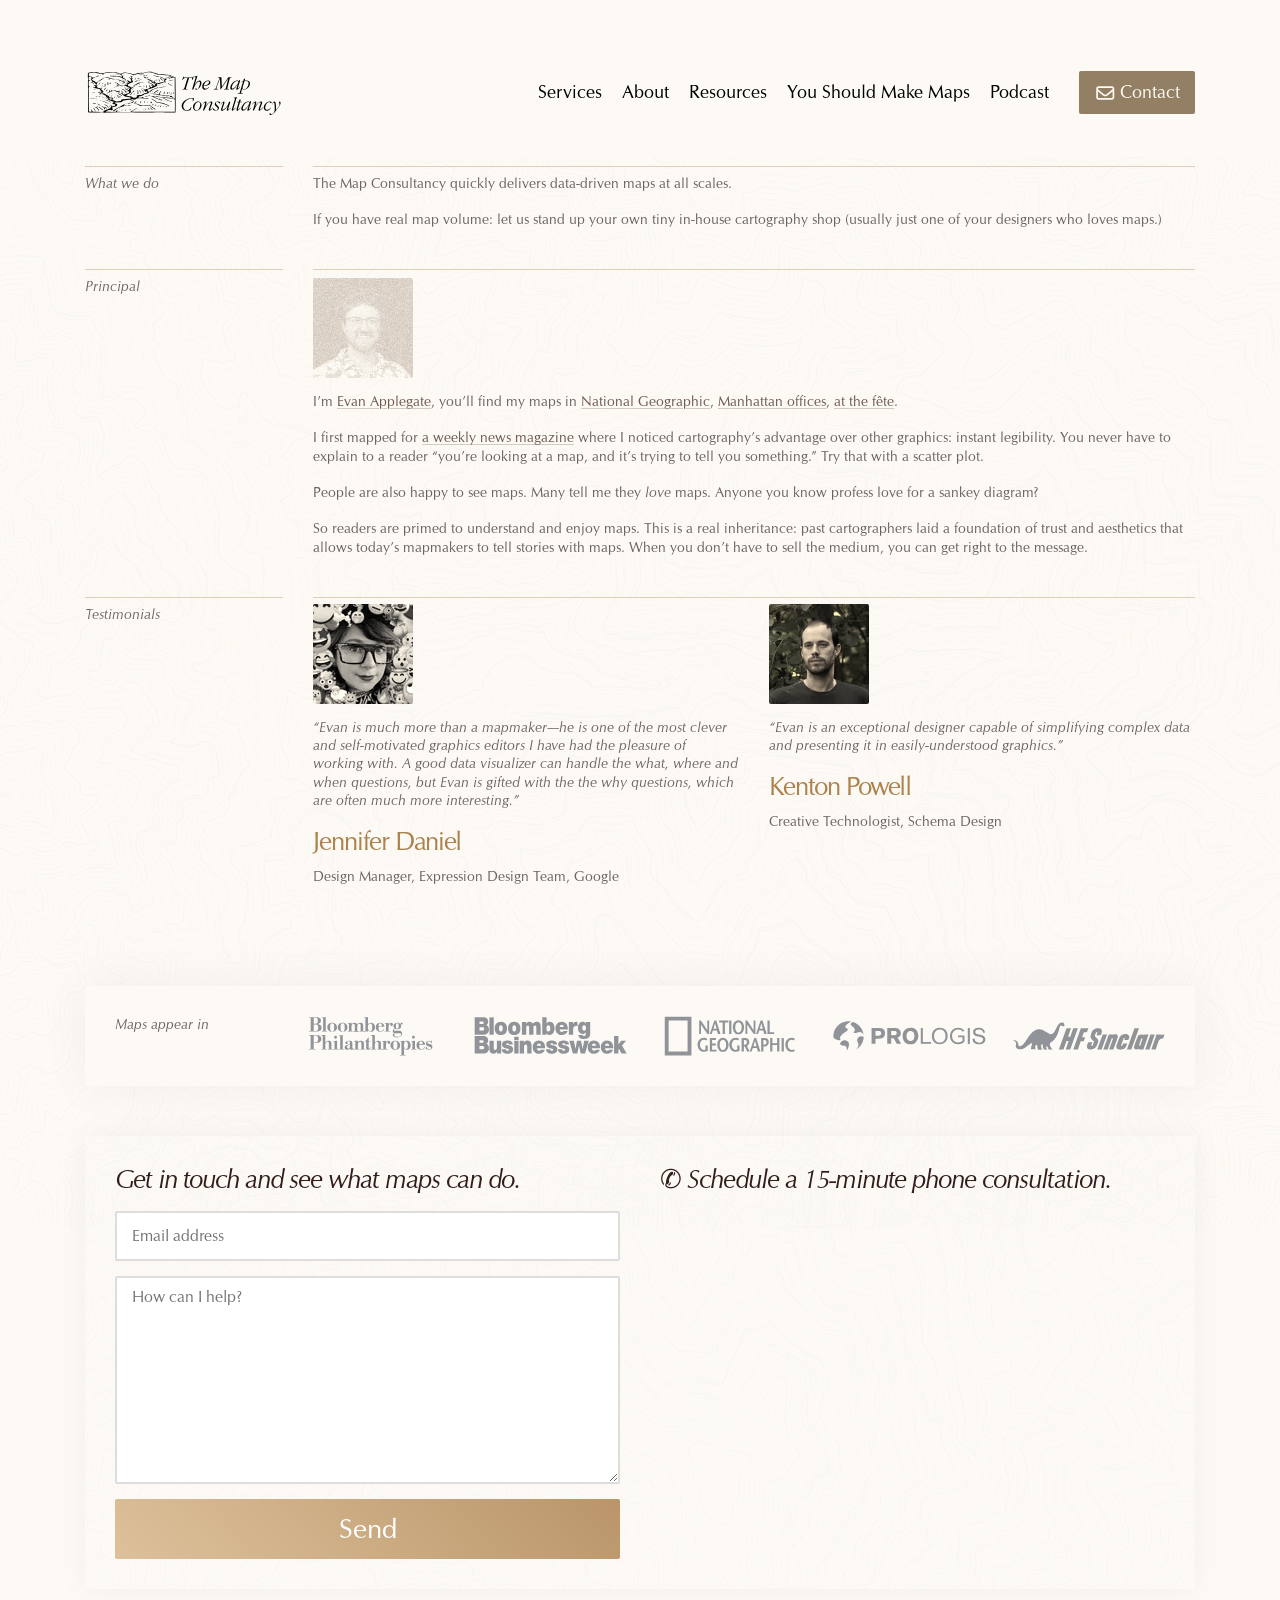
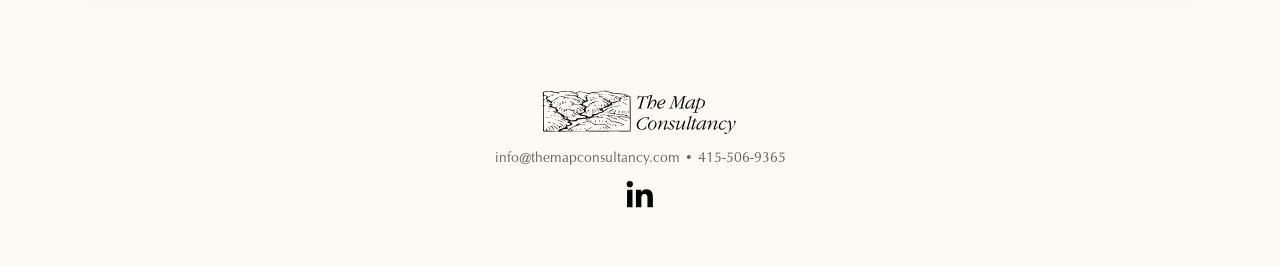
<file: about/index.html>
<!DOCTYPE html>
<html lang="en">
<head>
  <meta charset="utf-8">
  <meta name="viewport" content="width=device-width, initial-scale=1">
  <title>About | The Map Consultancy</title>
  <meta name="description" content="The Map Consultancy is cartographer Evan Applegate, whose maps appear in National Geographic, Bloomberg Businessweek and reports for Bloomberg Philanthropies, Prologis and HF Sinclair.">
  <link rel="canonical" href="https://themapconsultancy.com/about/">
  <meta property="og:title" content="About | The Map Consultancy">
  <meta property="og:description" content="The Map Consultancy is cartographer Evan Applegate, whose maps appear in National Geographic, Bloomberg Businessweek and reports for Bloomberg Philanthropies, Prologis and HF Sinclair.">
  <meta property="og:image" content="https://themapconsultancy.com/assets/og/about.jpg">
  <meta name="twitter:card" content="summary_large_image">
  <meta property="og:url" content="https://themapconsultancy.com/about/">
  <meta property="og:type" content="website">
  <link rel="icon" href="/assets/img/favicon.png">
  <link rel="stylesheet" href="/assets/site.css">
  <meta property="og:site_name" content="The Map Consultancy">
  <meta property="og:image:width" content="1200">
  <meta property="og:image:height" content="630">
  <meta property="og:image:alt" content="About | The Map Consultancy">
  <meta name="twitter:title" content="About | The Map Consultancy">
  <meta name="twitter:description" content="The Map Consultancy is cartographer Evan Applegate, whose maps appear in National Geographic, Bloomberg Businessweek and reports for Bloomberg Philanthropies, Prologis and HF Sinclair.">
  <meta name="twitter:image" content="https://themapconsultancy.com/assets/og/about.jpg">
  <meta name="author" content="Evan Applegate">
  <link rel="alternate" type="text/markdown" title="llms.txt" href="/llms.txt">
  <script type="application/ld+json">{"@context":"https://schema.org","@graph":[{"@type":"Person","@id":"https://evanapplegate.com/#person","name":"Evan Applegate","jobTitle":"Cartographer","url":"https://evanapplegate.com/"},{"@type":"ProfessionalService","@id":"https://themapconsultancy.com/#org","name":"The Map Consultancy","url":"https://themapconsultancy.com/","logo":"https://themapconsultancy.com/assets/img/the_map_consultancy_logo_vmp2dwdu.svg","email":"info@themapconsultancy.com","telephone":"+1-415-506-9365","description":"The Map Consultancy is cartographer Evan Applegate's studio. It makes data-driven maps at all scales for organizations: interactive maps, custom map design, data visualization and infographics, geospatial analysis, map style guides and training, and data services. Clients include National Geographic, Bloomberg Businessweek, Bloomberg Philanthropies, Prologis and HF Sinclair.","founder":{"@id":"https://evanapplegate.com/#person"},"knowsAbout":["Cartography","Interactive maps","GIS","Data visualization","Infographics"],"sameAs":["https://www.linkedin.com/company/the-map-consultancy/"]},{"@type":"WebSite","@id":"https://themapconsultancy.com/#website","url":"https://themapconsultancy.com/","name":"The Map Consultancy","description":"The Map Consultancy is cartographer Evan Applegate's studio. It makes data-driven maps at all scales for organizations: interactive maps, custom map design, data visualization and infographics, geospatial analysis, map style guides and training, and data services. Clients include National Geographic, Bloomberg Businessweek, Bloomberg Philanthropies, Prologis and HF Sinclair.","publisher":{"@id":"https://themapconsultancy.com/#org"}},{"@type":"AboutPage","@id":"https://themapconsultancy.com/about/#page","url":"https://themapconsultancy.com/about/","name":"About | The Map Consultancy","description":"The Map Consultancy is cartographer Evan Applegate, whose maps appear in National Geographic, Bloomberg Businessweek and reports for Bloomberg Philanthropies, Prologis and HF Sinclair.","isPartOf":{"@id":"https://themapconsultancy.com/#website"},"inLanguage":"en","about":{"@id":"https://themapconsultancy.com/#org"}}]}</script>
  <script src="/assets/form.js" defer></script>
  <script src="/assets/site.js" defer></script>
  <script>
    window.dataLayer = window.dataLayer || [];
    function gtag() { dataLayer.push(arguments); }
    gtag('js', new Date());
    gtag('config', 'G-YKXSR5QQ2Z');
    // Google Analytics loads once the page has finished, so it never slows the page down
    addEventListener('load', () => setTimeout(() => {
      const s = document.createElement('script');
      s.src = 'https://www.googletagmanager.com/gtag/js?id=G-YKXSR5QQ2Z';
      document.head.append(s);
    }, 1000));
  </script>
</head>
<body>
<header class="site-header wrap">
  <a class="brand" href="/"><img src="/assets/img/the_map_consultancy_logo_vmp2dwdu.svg" width="200" height="46" alt="The Map Consultancy"></a>
  <button class="menu-toggle" type="button" aria-label="Menu" aria-expanded="false" aria-controls="menu"><svg aria-hidden="true" xmlns="http://www.w3.org/2000/svg" viewBox="0 0 448 512"><path fill="currentColor" d="M0 96C0 78.3 14.3 64 32 64H416c17.7 0 32 14.3 32 32s-14.3 32-32 32H32C14.3 128 0 113.7 0 96zM0 256c0-17.7 14.3-32 32-32H416c17.7 0 32 14.3 32 32s-14.3 32-32 32H32c-17.7 0-32-14.3-32-32zM448 416c0 17.7-14.3 32-32 32H32c-17.7 0-32-14.3-32-32s14.3-32 32-32H416c17.7 0 32 14.3 32 32z"></path></svg></button>
  <nav id="menu" class="menu">
    <a href="/services/">Services</a>
    <a href="/about/">About</a>
    <a href="/resources/">Resources</a>
    <a href="/you-should-make-maps/">You Should Make Maps</a>
    <a href="https://veryexpensivemaps.com" target="_blank">Podcast</a>
    <a class="button" href="/contact/"><svg aria-hidden="true" xmlns="http://www.w3.org/2000/svg" viewBox="0 0 512 512"><path fill="currentColor" d="M64 112c-8.8 0-16 7.2-16 16v22.1L220.5 291.7c20.7 17 50.4 17 71.1 0L464 150.1V128c0-8.8-7.2-16-16-16H64zM48 212.2V384c0 8.8 7.2 16 16 16H448c8.8 0 16-7.2 16-16V212.2L322 328.8c-38.4 31.5-93.7 31.5-132 0L48 212.2zM0 128C0 92.7 28.7 64 64 64H448c35.3 0 64 28.7 64 64V384c0 35.3-28.7 64-64 64H64c-35.3 0-64-28.7-64-64V128z"></path></svg>Contact</a>
  </nav>
</header>
<main class="topo">
<h1 class="sr-only">About The Map Consultancy</h1>
<div class="wrap flow">
<div class="grid g5 work">
  <div>
    <hr>
    <p><em>What we do</em></p>
  </div>
  <div class="span-4">
    <hr>
    <p>The Map Consultancy quickly delivers data-driven maps at all scales.<br><br>If you have real map volume: let us stand up your own tiny in-house cartography shop (usually just one of your designers who loves maps.)</p>
  </div>
</div>
<div class="grid g5 work">
  <div>
    <hr>
    <p><em>Principal</em></p>
  </div>
  <div class="span-4">
    <hr>
    <img src="/assets/img/ezgif7889fec5e89aqtahezgifcomoptimize1-xhwpz-200.webp" width="200" height="200" alt="Evan Applegate" class="headshot" loading="lazy" decoding="async">
    <p>I’m <a href="https://evanapplegate.com" target="_blank">Evan Applegate</a>, you’ll find my maps in <a href="https://www.dropbox.com/s/60fg12t2ug8y2po/RainWolves.png?raw=1" target="_blank">National Geographic</a>, <a href="https://radiantmaps.co/the-americas" target="_blank">Manhattan offices</a>, <a href="https://www.dropbox.com/s/gnzrvf5oinbaemb/feast_display.mov?dl=0" target="_blank">at the fête</a>.<br><br>I first mapped for <a href="https://www.businessweek.com" target="_blank">a weekly news magazine</a> where I noticed cartography’s advantage over other graphics: instant legibility. You never have to explain to a reader “you’re looking at a map, and it’s trying to tell you something.” Try that with a scatter plot.<br><br>People are also happy to see maps. Many tell me they <em>love</em> maps. Anyone you know profess love for a sankey diagram?<br><br>So readers are primed to understand and enjoy maps. This is a real inheritance: past cartographers laid a foundation of trust and aesthetics that allows today’s mapmakers to tell stories with maps. When you don’t have to sell the medium, you can get right to the message.</p>
  </div>
</div>
<div class="grid g5 work testimonials pull-up">
  <div>
    <hr>
    <p><em>Testimonials</em></p>
  </div>
  <div class="span-4">
    <hr>
  </div>
  <div class="span-2 start-2">
    <img src="/assets/img/jennifer-daniel-3-fi7ro4pw-100.webp" srcset="/assets/img/jennifer-daniel-3-fi7ro4pw-100.webp 100w, /assets/img/jennifer-daniel-3-fi7ro4pw-200.webp 200w" sizes="100px" width="200" height="201" alt="Jennifer Daniel" class="headshot tint-100-16" loading="lazy" decoding="async">
    <p><em>“Evan is much more than a mapmaker—he is one of the most clever and self-motivated graphics editors I have had the pleasure of working with. A good data visualizer can handle the what, where and when questions, but Evan is gifted with the the why questions, which are often much more interesting.”</em></p>
    <p class="name">Jennifer Daniel</p>
    <p>Design Manager, Expression Design Team, Google</p>
  </div>
  <div class="span-2">
    <img src="/assets/img/kenton-1-photos-v2-x4-1zt3rvmk-100.webp" srcset="/assets/img/kenton-1-photos-v2-x4-1zt3rvmk-100.webp 100w, /assets/img/kenton-1-photos-v2-x4-1zt3rvmk-200.webp 200w" sizes="100px" width="200" height="200" alt="Kenton Powell" class="headshot tint-62-54" loading="lazy" decoding="async">
    <p><em>“Evan is an exceptional designer capable of simplifying complex data and presenting it in easily-understood graphics.”</em></p>
    <p class="name">Kenton Powell</p>
    <p>Creative Technologist, Schema Design</p>
  </div>
</div>
<section class="card logos">
  <p><em>Maps appear in</em></p>
  <img src="/assets/img/philanthropies_logo-01_ygg0oih6.svg" width="150" height="48" alt="Bloomberg Philanthropies" loading="lazy">
  <img src="/assets/img/businessweek_logo-01_n6ddfv8p.svg" width="150" height="36" alt="Bloomberg Businessweek" loading="lazy">
  <img src="/assets/img/national_geographic_logo-01_jzfceyr9.svg" width="150" height="45" alt="National Geographic" loading="lazy">
  <img src="/assets/img/prologis_logo-01_61fymmwa.svg" width="150" height="29" alt="Prologis" loading="lazy">
  <img src="/assets/img/hf_sinclair_logo_1yvhm49n.svg" width="150" height="28" alt="HF Sinclair" loading="lazy">
</section>
<section class="card contact-card two">
  <div>
    <h2 class="cta"><em>Get in touch and see what maps can do.</em></h2>
    <form class="contact big" action="https://radiantmaps.co/api/contact" method="POST">
      <input type="hidden" name="_subject" value="Message from The Map Consultancy">
      <input type="email" name="email" required placeholder="Email address" aria-label="Email address" autocomplete="email" data-fs-field>
      <span class="field-error" data-fs-error="email"></span>
      <textarea name="message" required rows="10" placeholder="How can I help?" aria-label="How can I help?" data-fs-field></textarea>
      <span class="field-error" data-fs-error="message"></span>
      <input type="text" name="_gotcha" tabindex="-1" autocomplete="off" aria-hidden="true" hidden>
      <button type="submit" data-fs-submit-btn>Send</button>
      <p class="form-success" data-fs-success>Thanks! We’ll be in touch shortly.</p>
      <p class="form-error" data-fs-error></p>
    </form>
  </div>
  <div>
    <h2 class="cta">✆ <em>Schedule a 15-minute phone consultation.</em></h2>
    <div class="calendly" data-url="https://calendly.com/the-map-consultancy?hide_landing_page_details=1&amp;hide_gdpr_banner=1&amp;primary_color=ba9569"></div>
  </div>
</section>
</div>
</main>
<footer class="site-footer wrap">
  <img src="/assets/img/the_map_consultancy_logo_ipp6w6av.svg" width="200" height="46" alt="The Map Consultancy" loading="lazy">
  <p>info@themapconsultancy.com • 415-506-9365</p>
  <a class="linkedin" href="https://www.linkedin.com/company/the-map-consultancy/" target="_blank" aria-label="LinkedIn"><svg aria-hidden="true" xmlns="http://www.w3.org/2000/svg" viewBox="0 0 448 512"><path fill="currentColor" d="M100.28 448H7.4V148.9h92.88zM53.79 108.1C24.09 108.1 0 83.5 0 53.8a53.79 53.79 0 0 1 107.58 0c0 29.7-24.1 54.3-53.79 54.3zM447.9 448h-92.68V302.4c0-34.7-.7-79.2-48.29-79.2-48.29 0-55.69 37.7-55.69 76.7V448h-92.78V148.9h89.08v40.8h1.3c12.4-23.5 42.69-48.3 87.88-48.3 94 0 111.28 61.9 111.28 142.3V448z"></path></svg></a>
</footer>

</body>
</html>
</file>
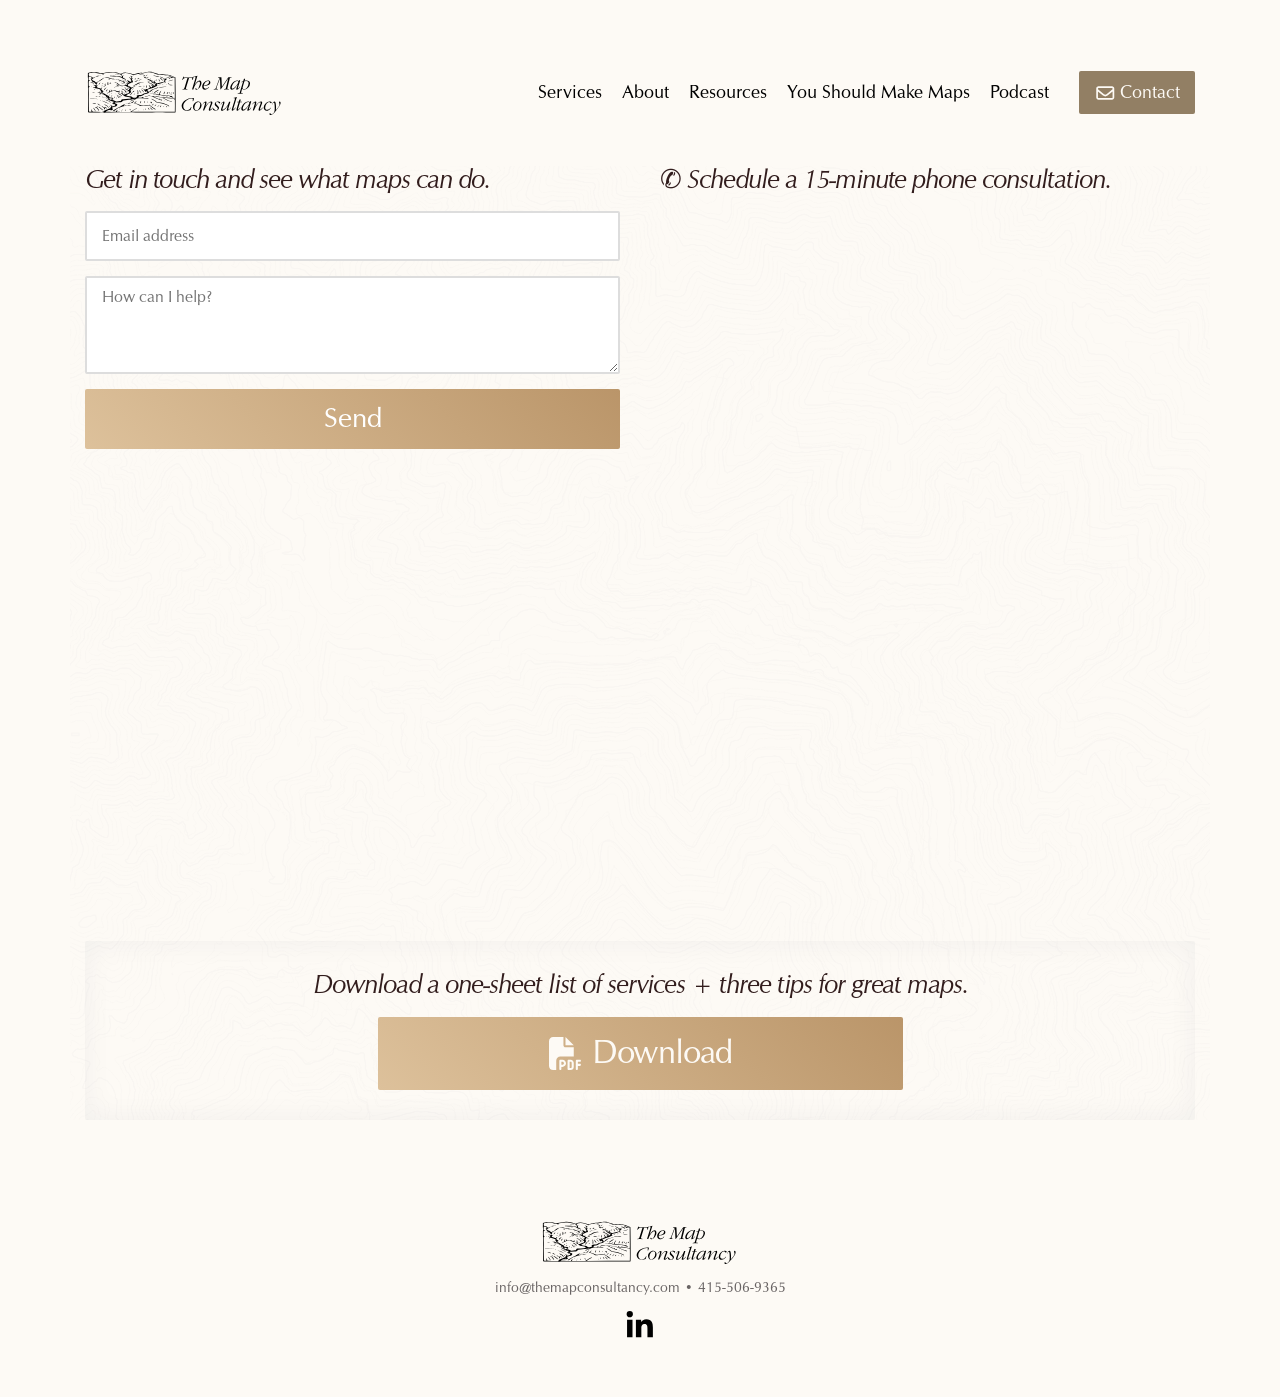
<file: contact/index.html>
<!DOCTYPE html>
<html lang="en">
<head>
  <meta charset="utf-8">
  <meta name="viewport" content="width=device-width, initial-scale=1">
  <title>Contact | The Map Consultancy</title>
  <meta name="description" content="Get in touch or book a 15-minute call to see what good maps can do for your organization.">
  <link rel="canonical" href="https://themapconsultancy.com/contact/">
  <meta property="og:title" content="Contact | The Map Consultancy">
  <meta property="og:description" content="Get in touch or book a 15-minute call to see what good maps can do for your organization.">
  <meta property="og:image" content="https://themapconsultancy.com/assets/og/contact.jpg">
  <meta name="twitter:card" content="summary_large_image">
  <meta property="og:url" content="https://themapconsultancy.com/contact/">
  <meta property="og:type" content="website">
  <link rel="icon" href="/assets/img/favicon.png">
  <link rel="stylesheet" href="/assets/site.css">
  <meta property="og:site_name" content="The Map Consultancy">
  <meta property="og:image:width" content="1200">
  <meta property="og:image:height" content="630">
  <meta property="og:image:alt" content="Contact | The Map Consultancy">
  <meta name="twitter:title" content="Contact | The Map Consultancy">
  <meta name="twitter:description" content="Get in touch or book a 15-minute call to see what good maps can do for your organization.">
  <meta name="twitter:image" content="https://themapconsultancy.com/assets/og/contact.jpg">
  <meta name="author" content="Evan Applegate">
  <link rel="alternate" type="text/markdown" title="llms.txt" href="/llms.txt">
  <script type="application/ld+json">{"@context":"https://schema.org","@graph":[{"@type":"Person","@id":"https://evanapplegate.com/#person","name":"Evan Applegate","jobTitle":"Cartographer","url":"https://evanapplegate.com/"},{"@type":"ProfessionalService","@id":"https://themapconsultancy.com/#org","name":"The Map Consultancy","url":"https://themapconsultancy.com/","logo":"https://themapconsultancy.com/assets/img/the_map_consultancy_logo_vmp2dwdu.svg","email":"info@themapconsultancy.com","telephone":"+1-415-506-9365","description":"The Map Consultancy is cartographer Evan Applegate's studio. It makes data-driven maps at all scales for organizations: interactive maps, custom map design, data visualization and infographics, geospatial analysis, map style guides and training, and data services. Clients include National Geographic, Bloomberg Businessweek, Bloomberg Philanthropies, Prologis and HF Sinclair.","founder":{"@id":"https://evanapplegate.com/#person"},"knowsAbout":["Cartography","Interactive maps","GIS","Data visualization","Infographics"],"sameAs":["https://www.linkedin.com/company/the-map-consultancy/"]},{"@type":"WebSite","@id":"https://themapconsultancy.com/#website","url":"https://themapconsultancy.com/","name":"The Map Consultancy","description":"The Map Consultancy is cartographer Evan Applegate's studio. It makes data-driven maps at all scales for organizations: interactive maps, custom map design, data visualization and infographics, geospatial analysis, map style guides and training, and data services. Clients include National Geographic, Bloomberg Businessweek, Bloomberg Philanthropies, Prologis and HF Sinclair.","publisher":{"@id":"https://themapconsultancy.com/#org"}},{"@type":"ContactPage","@id":"https://themapconsultancy.com/contact/#page","url":"https://themapconsultancy.com/contact/","name":"Contact | The Map Consultancy","description":"Get in touch or book a 15-minute call to see what good maps can do for your organization.","isPartOf":{"@id":"https://themapconsultancy.com/#website"},"inLanguage":"en"}]}</script>
  <script src="/assets/form.js" defer></script>
  <script src="/assets/site.js" defer></script>
  <script>
    window.dataLayer = window.dataLayer || [];
    function gtag() { dataLayer.push(arguments); }
    gtag('js', new Date());
    gtag('config', 'G-YKXSR5QQ2Z');
    // Google Analytics loads once the page has finished, so it never slows the page down
    addEventListener('load', () => setTimeout(() => {
      const s = document.createElement('script');
      s.src = 'https://www.googletagmanager.com/gtag/js?id=G-YKXSR5QQ2Z';
      document.head.append(s);
    }, 1000));
  </script>
</head>
<body>
<header class="site-header wrap">
  <a class="brand" href="/"><img src="/assets/img/the_map_consultancy_logo_vmp2dwdu.svg" width="200" height="46" alt="The Map Consultancy"></a>
  <button class="menu-toggle" type="button" aria-label="Menu" aria-expanded="false" aria-controls="menu"><svg aria-hidden="true" xmlns="http://www.w3.org/2000/svg" viewBox="0 0 448 512"><path fill="currentColor" d="M0 96C0 78.3 14.3 64 32 64H416c17.7 0 32 14.3 32 32s-14.3 32-32 32H32C14.3 128 0 113.7 0 96zM0 256c0-17.7 14.3-32 32-32H416c17.7 0 32 14.3 32 32s-14.3 32-32 32H32c-17.7 0-32-14.3-32-32zM448 416c0 17.7-14.3 32-32 32H32c-17.7 0-32-14.3-32-32s14.3-32 32-32H416c17.7 0 32 14.3 32 32z"></path></svg></button>
  <nav id="menu" class="menu">
    <a href="/services/">Services</a>
    <a href="/about/">About</a>
    <a href="/resources/">Resources</a>
    <a href="/you-should-make-maps/">You Should Make Maps</a>
    <a href="https://veryexpensivemaps.com" target="_blank">Podcast</a>
    <a class="button" href="/contact/"><svg aria-hidden="true" xmlns="http://www.w3.org/2000/svg" viewBox="0 0 512 512"><path fill="currentColor" d="M64 112c-8.8 0-16 7.2-16 16v22.1L220.5 291.7c20.7 17 50.4 17 71.1 0L464 150.1V128c0-8.8-7.2-16-16-16H64zM48 212.2V384c0 8.8 7.2 16 16 16H448c8.8 0 16-7.2 16-16V212.2L322 328.8c-38.4 31.5-93.7 31.5-132 0L48 212.2zM0 128C0 92.7 28.7 64 64 64H448c35.3 0 64 28.7 64 64V384c0 35.3-28.7 64-64 64H64c-35.3 0-64-28.7-64-64V128z"></path></svg>Contact</a>
  </nav>
</header>
<main class="topo">
<h1 class="sr-only">Contact The Map Consultancy</h1>
<div class="wrap flow">
<section class="contact-main two">
  <div>
    <h2 class="cta"><em>Get in touch and see what maps can do.</em></h2>
    <form class="contact big" action="https://radiantmaps.co/api/contact" method="POST">
      <input type="hidden" name="_subject" value="Message from The Map Consultancy">
      <input type="email" name="email" required placeholder="Email address" aria-label="Email address" autocomplete="email" data-fs-field>
      <span class="field-error" data-fs-error="email"></span>
      <textarea name="message" required rows="4" placeholder="How can I help?" aria-label="How can I help?" data-fs-field></textarea>
      <span class="field-error" data-fs-error="message"></span>
      <input type="text" name="_gotcha" tabindex="-1" autocomplete="off" aria-hidden="true" hidden>
      <button type="submit" data-fs-submit-btn>Send</button>
      <p class="form-success" data-fs-success>Thanks! We’ll be in touch shortly.</p>
      <p class="form-error" data-fs-error></p>
    </form>
  </div>
  <div>
    <h2 class="cta">✆<em> Schedule a 15-minute phone consultation.</em></h2>
    <div class="calendly" data-url="https://calendly.com/the-map-consultancy?hide_landing_page_details=1&amp;hide_gdpr_banner=1&amp;primary_color=ba9569"></div>
  </div>
</section>
<section class="card download">
  <h2 class="cta center"><em>Download a one-sheet list of services + three tips for great maps.</em></h2>
  <a class="button big" href="https://www.dropbox.com/s/53ixmzejp57i7zc/the_map_consultancy_onesheet_2021_v2.pdf?raw=1" target="_blank"><svg aria-hidden="true" xmlns="http://www.w3.org/2000/svg" viewBox="0 0 512 512"><path fill="currentColor" d="M0 64C0 28.7 28.7 0 64 0H224V128c0 17.7 14.3 32 32 32H384V304H176c-35.3 0-64 28.7-64 64V512H64c-35.3 0-64-28.7-64-64V64zm384 64H256V0L384 128zM176 352h32c30.9 0 56 25.1 56 56s-25.1 56-56 56H192v32c0 8.8-7.2 16-16 16s-16-7.2-16-16V448 368c0-8.8 7.2-16 16-16zm32 80c13.3 0 24-10.7 24-24s-10.7-24-24-24H192v48h16zm96-80h32c26.5 0 48 21.5 48 48v64c0 26.5-21.5 48-48 48H304c-8.8 0-16-7.2-16-16V368c0-8.8 7.2-16 16-16zm32 128c8.8 0 16-7.2 16-16V400c0-8.8-7.2-16-16-16H320v96h16zm80-112c0-8.8 7.2-16 16-16h48c8.8 0 16 7.2 16 16s-7.2 16-16 16H448v32h32c8.8 0 16 7.2 16 16s-7.2 16-16 16H448v48c0 8.8-7.2 16-16 16s-16-7.2-16-16V432 368z"></path></svg>Download</a>
</section>
</div>
</main>
<footer class="site-footer wrap">
  <img src="/assets/img/the_map_consultancy_logo_ipp6w6av.svg" width="200" height="46" alt="The Map Consultancy" loading="lazy">
  <p>info@themapconsultancy.com • 415-506-9365</p>
  <a class="linkedin" href="https://www.linkedin.com/company/the-map-consultancy/" target="_blank" aria-label="LinkedIn"><svg aria-hidden="true" xmlns="http://www.w3.org/2000/svg" viewBox="0 0 448 512"><path fill="currentColor" d="M100.28 448H7.4V148.9h92.88zM53.79 108.1C24.09 108.1 0 83.5 0 53.8a53.79 53.79 0 0 1 107.58 0c0 29.7-24.1 54.3-53.79 54.3zM447.9 448h-92.68V302.4c0-34.7-.7-79.2-48.29-79.2-48.29 0-55.69 37.7-55.69 76.7V448h-92.78V148.9h89.08v40.8h1.3c12.4-23.5 42.69-48.3 87.88-48.3 94 0 111.28 61.9 111.28 142.3V448z"></path></svg></a>
</footer>
<script>window.formRedirect = '/thank-you/';</script>
</body>
</html>
</file>
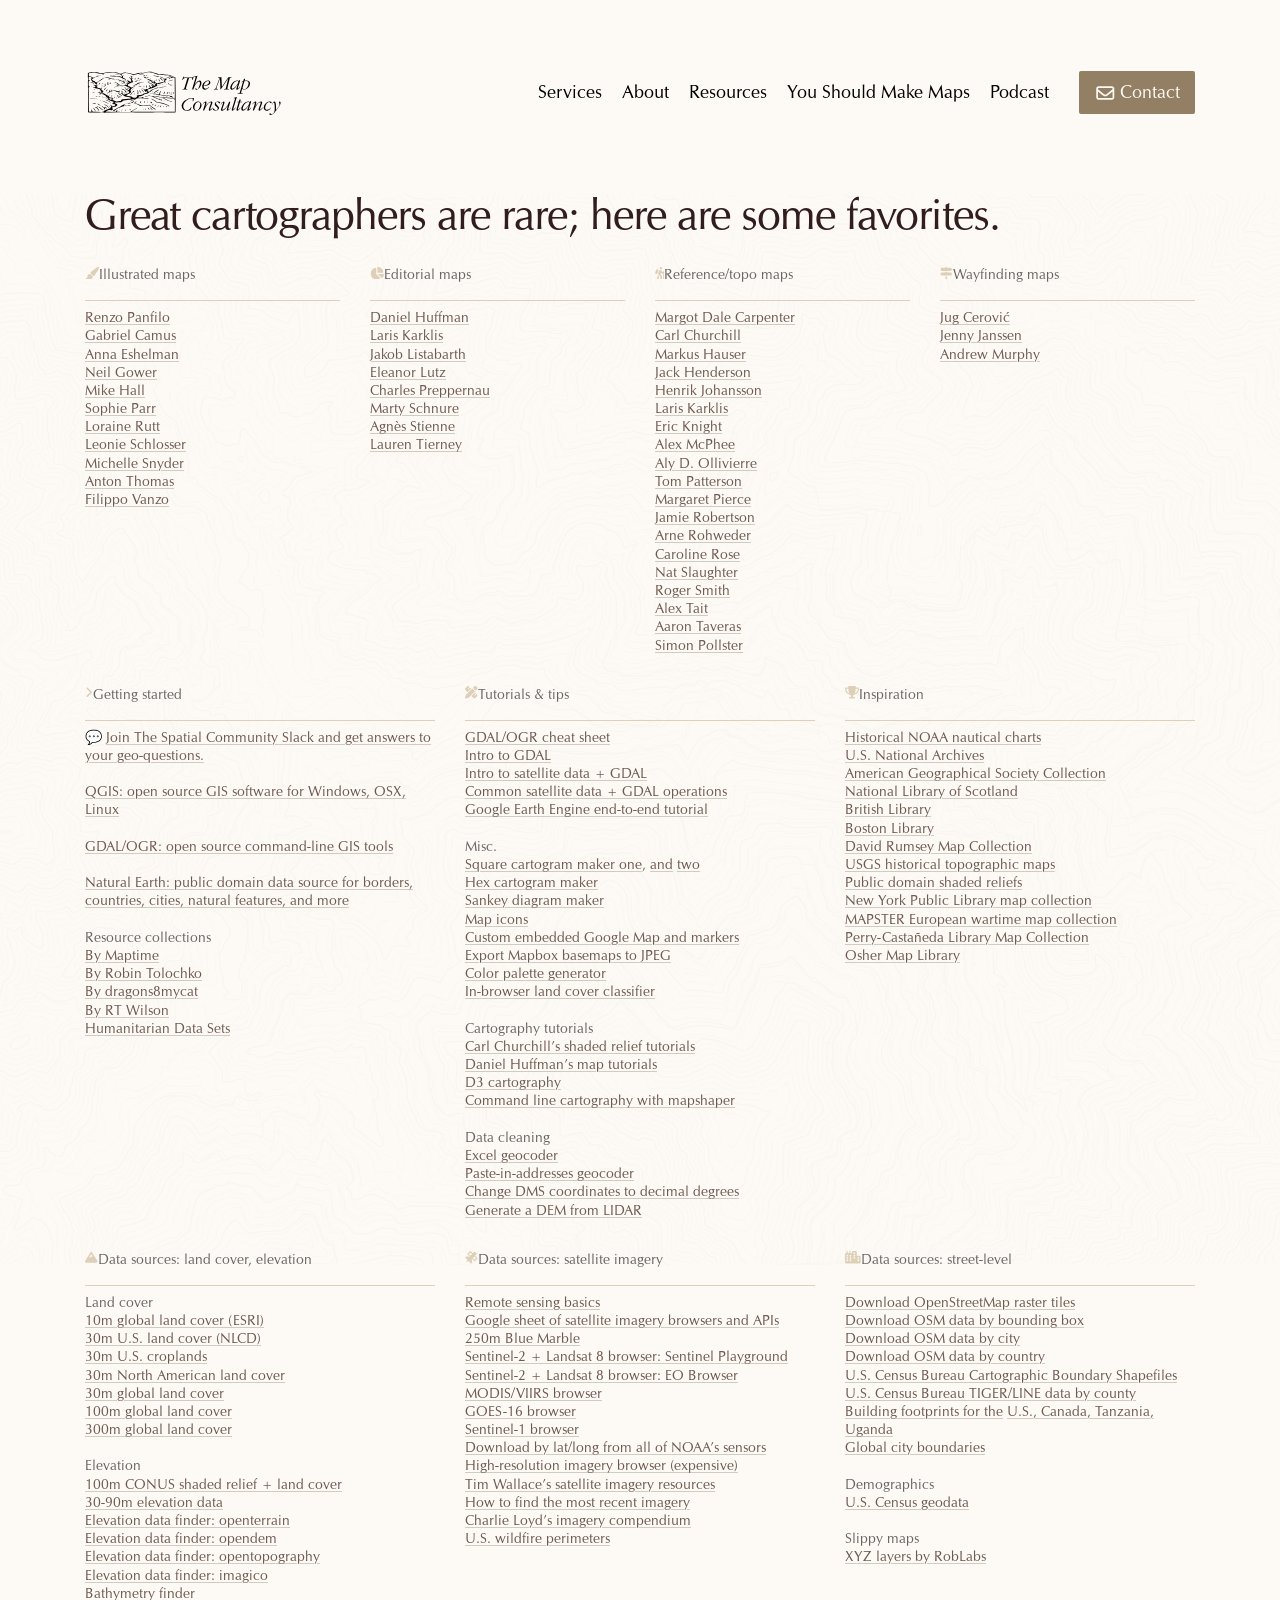
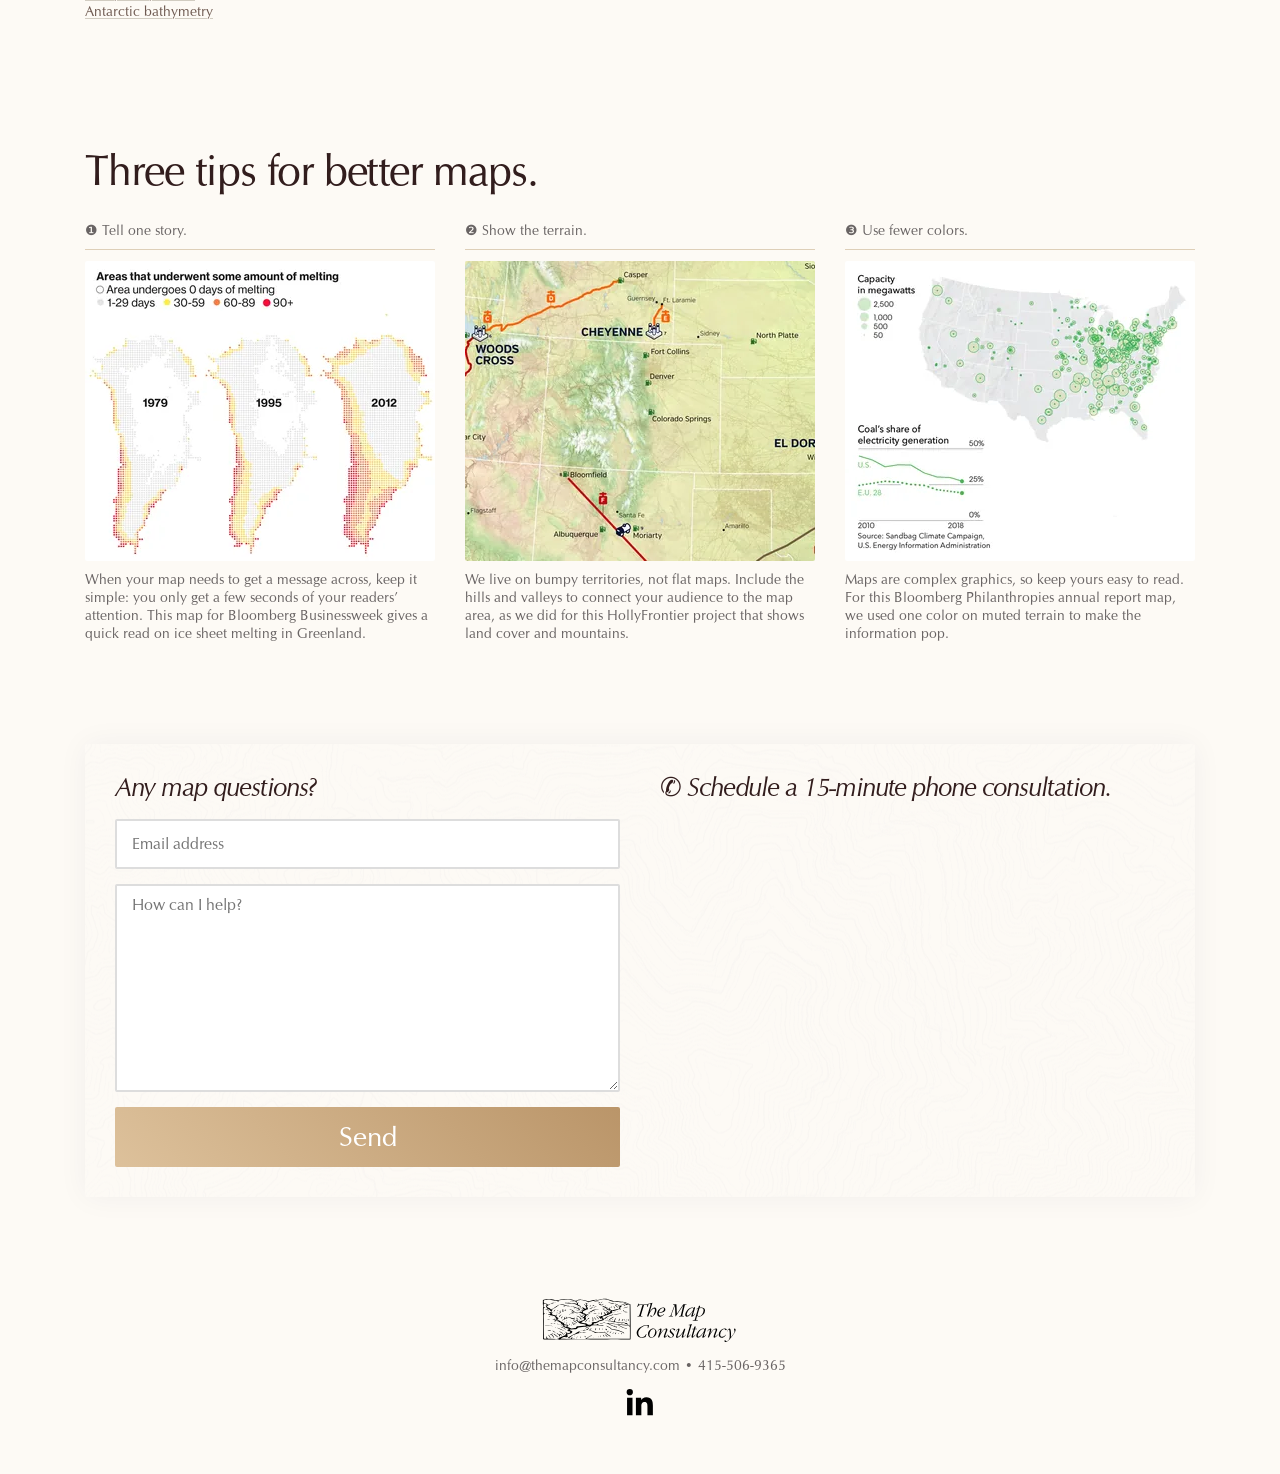
<file: resources/index.html>
<!DOCTYPE html>
<html lang="en">
<head>
  <meta charset="utf-8">
  <meta name="viewport" content="width=device-width, initial-scale=1">
  <title>Resources | The Map Consultancy</title>
  <meta name="description" content="Favorite cartographers to learn from and three tips for better maps.">
  <link rel="canonical" href="https://themapconsultancy.com/resources/">
  <meta property="og:title" content="Resources | The Map Consultancy">
  <meta property="og:description" content="Favorite cartographers to learn from and three tips for better maps.">
  <meta property="og:image" content="https://themapconsultancy.com/assets/og/resources.jpg">
  <meta name="twitter:card" content="summary_large_image">
  <meta property="og:url" content="https://themapconsultancy.com/resources/">
  <meta property="og:type" content="website">
  <link rel="icon" href="/assets/img/favicon.png">
  <link rel="stylesheet" href="/assets/site.css">
  <meta property="og:site_name" content="The Map Consultancy">
  <meta property="og:image:width" content="1200">
  <meta property="og:image:height" content="630">
  <meta property="og:image:alt" content="Resources | The Map Consultancy">
  <meta name="twitter:title" content="Resources | The Map Consultancy">
  <meta name="twitter:description" content="Favorite cartographers to learn from and three tips for better maps.">
  <meta name="twitter:image" content="https://themapconsultancy.com/assets/og/resources.jpg">
  <meta name="author" content="Evan Applegate">
  <link rel="alternate" type="text/markdown" title="llms.txt" href="/llms.txt">
  <script type="application/ld+json">{"@context":"https://schema.org","@graph":[{"@type":"Person","@id":"https://evanapplegate.com/#person","name":"Evan Applegate","jobTitle":"Cartographer","url":"https://evanapplegate.com/"},{"@type":"ProfessionalService","@id":"https://themapconsultancy.com/#org","name":"The Map Consultancy","url":"https://themapconsultancy.com/","logo":"https://themapconsultancy.com/assets/img/the_map_consultancy_logo_vmp2dwdu.svg","email":"info@themapconsultancy.com","telephone":"+1-415-506-9365","description":"The Map Consultancy is cartographer Evan Applegate's studio. It makes data-driven maps at all scales for organizations: interactive maps, custom map design, data visualization and infographics, geospatial analysis, map style guides and training, and data services. Clients include National Geographic, Bloomberg Businessweek, Bloomberg Philanthropies, Prologis and HF Sinclair.","founder":{"@id":"https://evanapplegate.com/#person"},"knowsAbout":["Cartography","Interactive maps","GIS","Data visualization","Infographics"],"sameAs":["https://www.linkedin.com/company/the-map-consultancy/"]},{"@type":"WebSite","@id":"https://themapconsultancy.com/#website","url":"https://themapconsultancy.com/","name":"The Map Consultancy","description":"The Map Consultancy is cartographer Evan Applegate's studio. It makes data-driven maps at all scales for organizations: interactive maps, custom map design, data visualization and infographics, geospatial analysis, map style guides and training, and data services. Clients include National Geographic, Bloomberg Businessweek, Bloomberg Philanthropies, Prologis and HF Sinclair.","publisher":{"@id":"https://themapconsultancy.com/#org"}},{"@type":"WebPage","@id":"https://themapconsultancy.com/resources/#page","url":"https://themapconsultancy.com/resources/","name":"Resources | The Map Consultancy","description":"Favorite cartographers to learn from and three tips for better maps.","isPartOf":{"@id":"https://themapconsultancy.com/#website"},"inLanguage":"en"}]}</script>
  <script src="/assets/form.js" defer></script>
  <script src="/assets/site.js" defer></script>
  <script>
    window.dataLayer = window.dataLayer || [];
    function gtag() { dataLayer.push(arguments); }
    gtag('js', new Date());
    gtag('config', 'G-YKXSR5QQ2Z');
    // Google Analytics loads once the page has finished, so it never slows the page down
    addEventListener('load', () => setTimeout(() => {
      const s = document.createElement('script');
      s.src = 'https://www.googletagmanager.com/gtag/js?id=G-YKXSR5QQ2Z';
      document.head.append(s);
    }, 1000));
  </script>
</head>
<body>
<header class="site-header wrap">
  <a class="brand" href="/"><img src="/assets/img/the_map_consultancy_logo_vmp2dwdu.svg" width="200" height="46" alt="The Map Consultancy"></a>
  <button class="menu-toggle" type="button" aria-label="Menu" aria-expanded="false" aria-controls="menu"><svg aria-hidden="true" xmlns="http://www.w3.org/2000/svg" viewBox="0 0 448 512"><path fill="currentColor" d="M0 96C0 78.3 14.3 64 32 64H416c17.7 0 32 14.3 32 32s-14.3 32-32 32H32C14.3 128 0 113.7 0 96zM0 256c0-17.7 14.3-32 32-32H416c17.7 0 32 14.3 32 32s-14.3 32-32 32H32c-17.7 0-32-14.3-32-32zM448 416c0 17.7-14.3 32-32 32H32c-17.7 0-32-14.3-32-32s14.3-32 32-32H416c17.7 0 32 14.3 32 32z"></path></svg></button>
  <nav id="menu" class="menu">
    <a href="/services/">Services</a>
    <a href="/about/">About</a>
    <a href="/resources/">Resources</a>
    <a href="/you-should-make-maps/">You Should Make Maps</a>
    <a href="https://veryexpensivemaps.com" target="_blank">Podcast</a>
    <a class="button" href="/contact/"><svg aria-hidden="true" xmlns="http://www.w3.org/2000/svg" viewBox="0 0 512 512"><path fill="currentColor" d="M64 112c-8.8 0-16 7.2-16 16v22.1L220.5 291.7c20.7 17 50.4 17 71.1 0L464 150.1V128c0-8.8-7.2-16-16-16H64zM48 212.2V384c0 8.8 7.2 16 16 16H448c8.8 0 16-7.2 16-16V212.2L322 328.8c-38.4 31.5-93.7 31.5-132 0L48 212.2zM0 128C0 92.7 28.7 64 64 64H448c35.3 0 64 28.7 64 64V384c0 35.3-28.7 64-64 64H64c-35.3 0-64-28.7-64-64V128z"></path></svg>Contact</a>
  </nav>
</header>
<main class="topo">
<h1 class="sr-only">Map resources from The Map Consultancy</h1>
<div class="wrap flow">
<h2 class="title">Great cartographers are rare; here are some favorites.</h2>
<div class="grid g4 links">
  <div>
    <p class="icon-text"><svg aria-hidden="true" xmlns="http://www.w3.org/2000/svg" viewBox="0 0 576 512"><path fill="currentColor" d="M339.3 367.1c27.3-3.9 51.9-19.4 67.2-42.9L568.2 74.1c12.6-19.5 9.4-45.3-7.6-61.2S517.7-4.4 499.1 9.6L262.4 187.2c-24 18-38.2 46.1-38.4 76.1L339.3 367.1zm-19.6 25.4l-116-104.4C143.9 290.3 96 339.6 96 400c0 3.9 .2 7.8 .6 11.6C98.4 429.1 86.4 448 68.8 448H64c-17.7 0-32 14.3-32 32s14.3 32 32 32H208c61.9 0 112-50.1 112-112c0-2.5-.1-5-.2-7.5z"></path></svg>Illustrated maps</p>
    <hr>
    <div class="text">
      <p><a href="http://www.renzopanfilo.it/" target="_blank">Renzo Panfilo</a> <br><a href="http://linkedin.com/in/gabriel-camus" target="_blank">Gabriel Camus</a></p>
      <p><a href="https://www.annaeshelman.com/" target="_blank">Anna Eshelman</a></p>
      <p><a href="http://www.neilgower.com/new-page-1" target="_blank">Neil Gower</a></p>
      <p><a href="https://www.thisismikehall.com" target="_blank">Mike Hall</a></p>
      <p><a href="https://www.mapsbysophie.com/?pgid=k43oaaxs-6eaf8a24-ef2c-4e8b-9875-a78bf7244c94" target="_blank">Sophie Parr</a></p>
      <p><a href="https://thelittleglobeco.com/thejourney" target="_blank">Loraine Rutt</a></p>
      <p><a href="http://leoniecartographie.com/category/cartes-geographiques/" target="_blank">Leonie Schlosser</a></p>
      <p><a href="https://www.quaillanepress.com" target="_blank">Michelle Snyder</a></p>
      <p><a href="https://www.antonthomasart.com" target="_blank">Anton Thomas</a> <br><a href="https://lastmapmaker.com/maps/" target="_blank">Filippo Vanzo</a></p>
    </div>
  </div>
  <div>
    <p class="icon-text"><svg aria-hidden="true" xmlns="http://www.w3.org/2000/svg" viewBox="0 0 576 512"><path fill="currentColor" d="M304 240V16.6c0-9 7-16.6 16-16.6C443.7 0 544 100.3 544 224c0 9-7.6 16-16.6 16H304zM32 272C32 150.7 122.1 50.3 239 34.3c9.2-1.3 17 6.1 17 15.4V288L412.5 444.5c6.7 6.7 6.2 17.7-1.5 23.1C371.8 495.6 323.8 512 272 512C139.5 512 32 404.6 32 272zm526.4 16c9.3 0 16.6 7.8 15.4 17c-7.7 55.9-34.6 105.6-73.9 142.3c-6 5.6-15.4 5.2-21.2-.7L320 288H558.4z"></path></svg>Editorial maps</p>
    <hr>
    <div class="text">
      <p><a href="https://somethingaboutmaps.wordpress.com" target="_blank">Daniel Huffman</a> <br><a href="https://archive.is/GGcZR" target="_blank">Laris Karklis</a> <br><a href="https://www.jakoblistabarth.at/" target="_blank">Jakob Listabarth</a></p>
      <p><a href="https://eleanorlutz.com" target="_blank">Eleanor Lutz</a> <br><a href="https://geolographer.xyz/" target="_blank">Charles Preppernau</a></p>
      <p><a href="https://martyschnure.cargo.site/cartography" target="_blank">Marty Schnure</a></p>
      <p><a href="https://visionscarto.net/le-grand-marche-aux-terres" target="_blank">Agnès Stienne</a></p>
      <p><a href="https://laurenctierney.com" target="_blank">Lauren Tierney</a></p>
    </div>
  </div>
  <div>
    <p class="icon-text"><svg aria-hidden="true" xmlns="http://www.w3.org/2000/svg" viewBox="0 0 384 512"><path fill="currentColor" d="M192 48a48 48 0 1 1 96 0 48 48 0 1 1 -96 0zm51.3 182.7L224.2 307l49.7 49.7c9 9 14.1 21.2 14.1 33.9V480c0 17.7-14.3 32-32 32s-32-14.3-32-32V397.3l-73.9-73.9c-15.8-15.8-22.2-38.6-16.9-60.3l20.4-84c8.3-34.1 42.7-54.9 76.7-46.4c19 4.8 35.6 16.4 46.4 32.7L305.1 208H336V184c0-13.3 10.7-24 24-24s24 10.7 24 24v55.8c0 .1 0 .2 0 .2s0 .2 0 .2V488c0 13.3-10.7 24-24 24s-24-10.7-24-24V272H296.6c-16 0-31-8-39.9-21.4l-13.3-20zM81.1 471.9L117.3 334c3 4.2 6.4 8.2 10.1 11.9l41.9 41.9L142.9 488.1c-4.5 17.1-22 27.3-39.1 22.8s-27.3-22-22.8-39.1zm55.5-346L101.4 266.5c-3 12.1-14.9 19.9-27.2 17.9l-47.9-8c-14-2.3-22.9-16.3-19.2-30L31.9 155c9.5-34.8 41.1-59 77.2-59h4.2c15.6 0 27.1 14.7 23.3 29.8z"></path></svg>Reference/topo maps</p>
    <hr>
    <div class="text">
      <p><a href="http://www.hartdalemaps.com" target="_blank">Margot Dale Carpenter</a></p>
      <p><a href="http://www.churchillgeo.com" target="_blank">Carl Churchill</a></p>
      <p><a href="https://www.linkedin.com/in/markushauser/" target="_blank">Markus Hauser</a></p>
      <p><a href="https://www.pisgahmapcompany.com/shop-trail-guides/shiningrock" target="_blank">Jack Henderson</a> <br><a href="https://hkartor.se" target="_blank">Henrik Johansson</a></p>
      <p><a href="https://archive.is/GGcZR#selection-6527.10-6527.23" target="_blank">Laris Karklis</a></p>
      <p><a href="https://www.ericknightmaps.com/panoramas" target="_blank">Eric Knight</a></p>
      <p><a href="https://awmcphee.ca/alberta" target="_blank">Alex McPhee</a></p>
      <p><a href="https://www.alyollivierre.com/" target="_blank">Aly D. Ollivierre</a></p>
      <p><a href="https://www.shadedrelief.com" target="_blank">Tom Patterson</a></p>
      <p><a href="https://umaine.edu/canam/publications/coming-home-map/coming-home-indigenous-place-names-canada-pdf-download" target="_blank">Margaret Pierce</a></p>
      <p><a href="https://cairncarto.com/product/public-lands-of-montana" target="_blank">Jamie Robertson</a></p>
      <p><a href="https://rohweder-map-design.com" target="_blank">Arne Rohweder</a></p>
      <p><a href="https://www.dropbox.com/s/3bcm017hj48nvqg/Lincoln-Oneida-Vilas_ver13_Aug2017_caroline_rose_geology.jpg?raw=1" target="_blank">Caroline Rose</a></p>
      <p><a href="https://www.centralparksquirrelcensus.com/" target="_blank">Nat Slaughter</a></p>
      <p><a href="https://geographx.co.nz" target="_blank">Roger Smith</a></p>
      <p><a href="https://web.archive.org/web/20150218133107/http://equatorgraphics.com/custom-maps" target="_blank">Alex Tait</a></p>
      <p><a href="https://web.archive.org/web/20201125184227/https://www.anagram.studio/" target="_blank">Aaron Taveras</a> <br><a href="https://cartisan.org/" target="_blank">Simon Pollster</a></p>
    </div>
  </div>
  <div>
    <p class="icon-text"><svg aria-hidden="true" xmlns="http://www.w3.org/2000/svg" viewBox="0 0 512 512"><path fill="currentColor" d="M224 32H64C46.3 32 32 46.3 32 64v64c0 17.7 14.3 32 32 32H441.4c4.2 0 8.3-1.7 11.3-4.7l48-48c6.2-6.2 6.2-16.4 0-22.6l-48-48c-3-3-7.1-4.7-11.3-4.7H288c0-17.7-14.3-32-32-32s-32 14.3-32 32zM480 256c0-17.7-14.3-32-32-32H288V192H224v32H70.6c-4.2 0-8.3 1.7-11.3 4.7l-48 48c-6.2 6.2-6.2 16.4 0 22.6l48 48c3 3 7.1 4.7 11.3 4.7H448c17.7 0 32-14.3 32-32V256zM288 480V384H224v96c0 17.7 14.3 32 32 32s32-14.3 32-32z"></path></svg>Wayfinding maps</p>
    <hr>
    <p><a href="https://www.inat.fr/maps/" target="_blank">Jug Cerović</a><br><a href="https://www.threescoopsdesign.com/kartographie/racetothesouthpole" target="_blank">Jenny Janssen</a><br><a href="https://www.t-kartorusa.com/city-way-finding/" target="_blank">Andrew Murphy</a></p>
  </div>
</div>
<div class="grid g3 links">
  <div>
    <p class="icon-text"><svg aria-hidden="true" xmlns="http://www.w3.org/2000/svg" viewBox="0 0 320 512"><path fill="currentColor" d="M278.6 233.4c12.5 12.5 12.5 32.8 0 45.3l-160 160c-12.5 12.5-32.8 12.5-45.3 0s-12.5-32.8 0-45.3L210.7 256 73.4 118.6c-12.5-12.5-12.5-32.8 0-45.3s32.8-12.5 45.3 0l160 160z"></path></svg>Getting started</p>
    <hr>
    <p>💬 <a href="https://thespatialcommunity.org/" target="_blank">Join The Spatial Community Slack and get answers to your geo-questions.</a> <br><br><a href="https://www.qgis.org/en/site/forusers/download.html" target="_blank">QGIS: open source GIS software for Windows, OSX, Linux</a> <br><br><a href="https://medium.com/@egiron/how-to-install-gdal-and-qgis-on-macos-catalina-ca690dca4f91" target="_blank">GDAL/OGR: open source command-line GIS tools</a><br><br><a href="https://www.naturalearthdata.com/" target="_blank">Natural Earth: public domain data source for borders, countries, cities, natural features, and more</a><br><br>Resource collections<br><a href="http://maptime.io/lessons-resources/" target="_blank">By Maptime</a> <br><a href="https://github.com/tolomaps/resources#general-mapping-stuff" target="_blank">By Robin Tolochko</a> <br><a href="https://dragons8mycat.com/free-gis-resources/" target="_blank">By dragons8mycat</a><a href="https://dragons8mycat.com/free-gis-resources/" target="_blank"></a> <br><a href="https://freegisdata.rtwilson.com/#home" target="_blank">By RT Wilson</a> <br><a href="https://github.com/UGA-ITOSHumanitarianGIS/HumanitarianDataRegistry/blob/master/Data/GIS%20Data%20Repositories.xlsx" target="_blank">Humanitarian Data Sets</a></p>
  </div>
  <div>
    <p class="icon-text"><svg aria-hidden="true" xmlns="http://www.w3.org/2000/svg" viewBox="0 0 512 512"><path fill="currentColor" d="M469.3 19.3l23.4 23.4c25 25 25 65.5 0 90.5l-56.4 56.4L322.3 75.7l56.4-56.4c25-25 65.5-25 90.5 0zM44.9 353.2L299.7 98.3 413.7 212.3 158.8 467.1c-6.7 6.7-15.1 11.6-24.2 14.2l-104 29.7c-8.4 2.4-17.4 .1-23.6-6.1s-8.5-15.2-6.1-23.6l29.7-104c2.6-9.2 7.5-17.5 14.2-24.2zM249.4 103.4L103.4 249.4 16 161.9c-18.7-18.7-18.7-49.1 0-67.9L94.1 16c18.7-18.7 49.1-18.7 67.9 0l19.8 19.8c-.3 .3-.7 .6-1 .9l-64 64c-6.2 6.2-6.2 16.4 0 22.6s16.4 6.2 22.6 0l64-64c.3-.3 .6-.7 .9-1l45.1 45.1zM408.6 262.6l45.1 45.1c-.3 .3-.7 .6-1 .9l-64 64c-6.2 6.2-6.2 16.4 0 22.6s16.4 6.2 22.6 0l64-64c.3-.3 .6-.7 .9-1L496 350.1c18.7 18.7 18.7 49.1 0 67.9L417.9 496c-18.7 18.7-49.1 18.7-67.9 0l-87.4-87.4L408.6 262.6z"></path></svg>Tutorials & tips</p>
    <hr>
    <p><a href="https://github.com/dwtkns/gdal-cheat-sheet" target="_blank">GDAL/OGR cheat sheet</a> <br><a href="https://medium.com/planet-stories/a-gentle-introduction-to-gdal-part-1-a3253eb96082" target="_blank">Intro to GDAL</a><br><a href="https://medium.com/@robsimmon/making-sense-of-satellite-data-an-open-source-workflow-accessing-data-8f7f3c30f151" target="_blank">Intro to satellite data + GDAL</a><br><a href="https://github.com/timwallace/nicar20-imagery-with-bash" target="_blank">Common satellite data + GDAL operations</a><br><a href="https://courses.spatialthoughts.com/end-to-end-gee.html" target="_blank">Google Earth Engine end-to-end tutorial</a><br><br>Misc.<br><a href="http://code.minnpost.com/aranger/" target="_blank">Square cartogram maker one</a>, <a href="http://wsj.github.io/squaire/" target="_blank">and</a> <a href="http://wsj.github.io/squaire/" target="_blank"> two</a><br><a href="https://pitchinteractiveinc.github.io/tilegrams/" target="_blank">Hex cartogram maker</a><br><a href="http://sankeymatic.com/build/" target="_blank">Sankey diagram maker</a><br><a href="https://github.com/tangrams/icons" target="_blank">Map icons</a><br><a href="https://snazzymaps.com/build-a-map" target="_blank">Custom embedded Google Map and markers</a> <br><a href="https://printmaps.mpetroff.net/" target="_blank">Export Mapbox basemaps to JPEG</a><br><a href="http://vrl.cs.brown.edu/color" target="_blank">Color palette generator</a><br><a href="https://remap-app.org/remap" target="_blank">In-browser land cover classifier</a><br><br>Cartography tutorials <br><a href="http://www.churchillgeo.com/blog/" target="_blank">Carl Churchill’s shaded relief tutorials</a><br><a href="https://somethingaboutmaps.wordpress.com/tutorials/" target="_blank">Daniel Huffman’s map tutorials</a><br><a href="https://medium.com/@mbostock/command-line-cartography-part-1-897aa8f8ca2c" target="_blank">D3 cartography</a><br><a href="https://moriartynaps.org/command-carto-part-one/" target="_blank">Command line cartography with mapshaper</a> <br><br>Data cleaning<br><a href="http://excelgeocodingtool.com/" target="_blank">Excel geocoder</a><br><a href="https://geocode.localfocus.nl/" target="_blank">Paste-in-addresses geocoder</a><br><a href="https://gis.stackexchange.com/questions/79207/coordinates-values-change-for-arcgis/79218" target="_blank">Change DMS coordinates to decimal degrees</a><br><a href="https://dominoc925.blogspot.com/2017/07/use-pdal-to-generate-dem-from-lidar-las.html" target="_blank">Generate a DEM from LIDAR</a></p>
  </div>
  <div>
    <p class="icon-text"><svg aria-hidden="true" xmlns="http://www.w3.org/2000/svg" viewBox="0 0 576 512"><path fill="currentColor" d="M400 0H176c-26.5 0-48.1 21.8-47.1 48.2c.2 5.3 .4 10.6 .7 15.8H24C10.7 64 0 74.7 0 88c0 92.6 33.5 157 78.5 200.7c44.3 43.1 98.3 64.8 138.1 75.8c23.4 6.5 39.4 26 39.4 45.6c0 20.9-17 37.9-37.9 37.9H192c-17.7 0-32 14.3-32 32s14.3 32 32 32H384c17.7 0 32-14.3 32-32s-14.3-32-32-32H357.9C337 448 320 431 320 410.1c0-19.6 15.9-39.2 39.4-45.6c39.9-11 93.9-32.7 138.2-75.8C542.5 245 576 180.6 576 88c0-13.3-10.7-24-24-24H446.4c.3-5.2 .5-10.4 .7-15.8C448.1 21.8 426.5 0 400 0zM48.9 112h84.4c9.1 90.1 29.2 150.3 51.9 190.6c-24.9-11-50.8-26.5-73.2-48.3c-32-31.1-58-76-63-142.3zM464.1 254.3c-22.4 21.8-48.3 37.3-73.2 48.3c22.7-40.3 42.8-100.5 51.9-190.6h84.4c-5.1 66.3-31.1 111.2-63 142.3z"></path></svg>Inspiration</p>
    <hr>
    <p><a href="https://historicalcharts.noaa.gov/" target="_blank">Historical NOAA nautical charts</a> <br><a href="https://catalog.archives.gov/advancedsearch" target="_blank">U.S. National Archives</a><br><a href="https://collections.lib.uwm.edu/digital/collection/agdm/search/searchterm/new%20york/page/29" target="_blank">American Geographical Society Collection</a> <br><a href="https://maps.nls.uk/geo/explore/#zoom=9&amp;lat=57.49584&amp;lon=-4.94487&amp;layers=3&amp;b=1" target="_blank">National Library of Scotland</a><br><a href="https://www.flickr.com/photos/britishlibrary/albums/72157716220271206/page10" target="_blank">British Library</a> <br><a href="https://collections.leventhalmap.org/search/commonwealth:cj82km61z" target="_blank">Boston Library</a><br><a href="https://www.davidrumsey.com/luna/servlet/detail/RUMSEY~8~1~211864~5004539" target="_blank">David Rumsey Map Collection</a> <br><a href="https://ngmdb.usgs.gov/topoview/" target="_blank">USGS historical topographic maps</a> <br><a href="http://www.shadedreliefarchive.com/" target="_blank">Public domain shaded reliefs</a> <br><a href="https://digitalcollections.nypl.org/divisions/lionel-pincus-and-princess-firyal-map-division" target="_blank">New York Public Library map collection</a><br><a href="http://igrek.amzp.pl/maplist.php" target="_blank">MAPSTER European wartime map collection</a><br><a href="https://maps.lib.utexas.edu/maps/index.html" target="_blank">Perry-Castañeda Library Map Collection</a><br><a href="https://oshermaps.org/browse-maps" target="_blank">Osher Map Library</a></p>
  </div>
</div>
<div class="grid g3 links">
  <div>
    <p class="icon-text"><svg aria-hidden="true" xmlns="http://www.w3.org/2000/svg" viewBox="0 0 512 512"><path fill="currentColor" d="M256 32c12.5 0 24.1 6.4 30.8 17L503.4 394.4c5.6 8.9 8.6 19.2 8.6 29.7c0 30.9-25 55.9-55.9 55.9H55.9C25 480 0 455 0 424.1c0-10.5 3-20.8 8.6-29.7L225.2 49c6.6-10.6 18.3-17 30.8-17zm65 192L256 120.4 176.9 246.5l18.3 24.4c6.4 8.5 19.2 8.5 25.6 0l25.6-34.1c6-8.1 15.5-12.8 25.6-12.8h49z"></path></svg>Data sources: land cover, elevation</p>
    <hr>
    <p>Land cover<br><a href="https://www.arcgis.com/apps/instant/media/index.html?appid=fc92d38533d440078f17678ebc20e8e2" target="_blank">10m global land cover (ESRI)</a><br><a href="https://www.mrlc.gov/viewer/" target="_blank">30m U.S. land cover (NLCD)</a><br> <a href="https://nassgeodata.gmu.edu/CropScape/" target="_blank">30m U.S. croplands</a> <br><a href="http://www.cec.org/north-american-environmental-atlas/land-cover-30m-2015-landsat-and-rapideye/" target="_blank">30m North American land cover</a><br><a href="http://data.ess.tsinghua.edu.cn/" target="_blank">30m global land cover</a><br><a href="https://lcviewer.vito.be/download" target="_blank">100m global land cover</a><br><a href="http://maps.elie.ucl.ac.be/CCI/viewer/download.php" target="_blank">300m global land cover</a><br><br>Elevation<br><a href="http://shadedrelief.com/NE_100m/#download" target="_blank">100m CONUS shaded relief + land cover</a><br><a href="https://medium.com/wegaw/free-geospatial-data-sources-an-attempt-to-tame-the-beast-part-1-1608ed4c8800" target="_blank">30-90m elevation data</a><br><a href="https://github.com/openterrain/openterrain/wiki/Terrain-Data" target="_blank">Elevation data finder: openterrain</a><br><a href="https://opendem.info/opendemsearcher.html" target="_blank">Elevation data finder: opendem</a> <br><a href="https://portal.opentopography.org/datasets" target="_blank">Elevation data finder: opentopography</a><br><a href="http://www.imagico.de/map/demsearch.php" target="_blank">Elevation data finder: imagico</a><br><a href="https://www.gmrt.org/GMRTMapTool/" target="_blank">Bathymetry finder</a><br><a href="https://www.scar.org/science/ibcso/ibcso/" target="_blank">Antarctic bathymetry</a></p>
  </div>
  <div>
    <p class="icon-text"><svg aria-hidden="true" xmlns="http://www.w3.org/2000/svg" viewBox="0 0 512 512"><path fill="currentColor" d="M233 7c-9.4-9.4-24.6-9.4-33.9 0l-96 96c-9.4 9.4-9.4 24.6 0 33.9l89.4 89.4-15.5 15.5C152.3 230.4 124.9 224 96 224c-31.7 0-61.5 7.7-87.8 21.2c-9 4.7-10.3 16.7-3.1 23.8L112.7 376.7 96.3 393.1c-2.6-.7-5.4-1.1-8.3-1.1c-17.7 0-32 14.3-32 32s14.3 32 32 32s32-14.3 32-32c0-2.9-.4-5.6-1.1-8.3l16.4-16.4L242.9 506.9c7.2 7.2 19.2 5.9 23.8-3.1C280.3 477.5 288 447.7 288 416c0-28.9-6.4-56.3-17.8-80.9l15.5-15.5L375 409c9.4 9.4 24.6 9.4 33.9 0l96-96c9.4-9.4 9.4-24.6 0-33.9l-89.4-89.4 55-55c12.5-12.5 12.5-32.8 0-45.3l-48-48c-12.5-12.5-32.8-12.5-45.3 0l-55 55L233 7zm159 351l-72.4-72.4 62.1-62.1L454.1 296 392 358.1zM226.3 192.4L153.9 120 216 57.9l72.4 72.4-62.1 62.1z"></path></svg>Data sources: satellite imagery</p>
    <hr>
    <p><a href="https://ecologicalprocesses.springeropen.com/articles/10.1186/s13717-020-00255-4" target="_blank">Remote sensing basics</a><br><a href="https://docs.google.com/spreadsheets/d/1oFY_TX5QRFyAAu-nxeClnOFB1epSlSDWEHoMalvv0Qs/edit#gid=0" target="_blank">Google sheet of satellite imagery browsers and APIs</a><br><a href="http://geospatialearth.in/BM.php" target="_blank">250m Blue Marble</a><br><a href="https://apps.sentinel-hub.com/sentinel-playground-temporal/" target="_blank">Sentinel-2 + Landsat 8 browser: Sentinel Playground</a><br><a href="https://apps.sentinel-hub.com/eo-browser/?zoom=10&amp;lat=41.9&amp;lng=12.5&amp;themeId=DEFAULT-THEME" target="_blank">Sentinel-2 + Landsat 8 browser: EO Browser</a><br><a href="http://ge.ssec.wisc.edu/modis-today/" target="_blank">MODIS/VIIRS browser</a><br><a href="https://zoom.earth/#view=41.078,-126.31,7z/date=2020-09-10,11:30,-4/layers=live,fires" target="_blank">GOES-16 browser</a><br><a href="https://kristofvantricht.users.earthengine.app/view/sarworld" target="_blank">Sentinel-1 browser</a> <br><a href="https://coastwatch.pfeg.noaa.gov/erddap/griddap/index.html?page=1&amp;itemsPerPage=1000" target="_blank">Download by lat/long from all of NOAA’s sensors</a><br><a href="https://discover.digitalglobe.com/" target="_blank">High-resolution imagery browser (expensive)</a> <br><a href="https://github.com/timwallace/nicar20-imagery-sources" target="_blank">Tim Wallace’s satellite imagery resources</a> <br><a href="https://www.azavea.com/blog/2020/01/02/how-to-find-the-most-recent-satellite-imagery/" target="_blank">How to find the most recent imagery</a><br><a href="https://planet.parts/" target="_blank">Charlie Loyd’s imagery compendium</a><br><a href="https://blog.mapbox.com/open-data-for-mapping-wildfires-smoke-and-air-quality-b4ae8b0f14bd" target="_blank">U.S. wildfire perimeters</a></p>
  </div>
  <div>
    <p class="icon-text"><svg aria-hidden="true" xmlns="http://www.w3.org/2000/svg" viewBox="0 0 640 512"><path fill="currentColor" d="M480 48c0-26.5-21.5-48-48-48H336c-26.5 0-48 21.5-48 48V96H224V24c0-13.3-10.7-24-24-24s-24 10.7-24 24V96H112V24c0-13.3-10.7-24-24-24S64 10.7 64 24V96H48C21.5 96 0 117.5 0 144v96V464c0 26.5 21.5 48 48 48H304h32 96H592c26.5 0 48-21.5 48-48V240c0-26.5-21.5-48-48-48H480V48zm96 320v32c0 8.8-7.2 16-16 16H528c-8.8 0-16-7.2-16-16V368c0-8.8 7.2-16 16-16h32c8.8 0 16 7.2 16 16zM240 416H208c-8.8 0-16-7.2-16-16V368c0-8.8 7.2-16 16-16h32c8.8 0 16 7.2 16 16v32c0 8.8-7.2 16-16 16zM128 400c0 8.8-7.2 16-16 16H80c-8.8 0-16-7.2-16-16V368c0-8.8 7.2-16 16-16h32c8.8 0 16 7.2 16 16v32zM560 256c8.8 0 16 7.2 16 16v32c0 8.8-7.2 16-16 16H528c-8.8 0-16-7.2-16-16V272c0-8.8 7.2-16 16-16h32zM256 176v32c0 8.8-7.2 16-16 16H208c-8.8 0-16-7.2-16-16V176c0-8.8 7.2-16 16-16h32c8.8 0 16 7.2 16 16zM112 160c8.8 0 16 7.2 16 16v32c0 8.8-7.2 16-16 16H80c-8.8 0-16-7.2-16-16V176c0-8.8 7.2-16 16-16h32zM256 304c0 8.8-7.2 16-16 16H208c-8.8 0-16-7.2-16-16V272c0-8.8 7.2-16 16-16h32c8.8 0 16 7.2 16 16v32zM112 320H80c-8.8 0-16-7.2-16-16V272c0-8.8 7.2-16 16-16h32c8.8 0 16 7.2 16 16v32c0 8.8-7.2 16-16 16zm304-48v32c0 8.8-7.2 16-16 16H368c-8.8 0-16-7.2-16-16V272c0-8.8 7.2-16 16-16h32c8.8 0 16 7.2 16 16zM400 64c8.8 0 16 7.2 16 16v32c0 8.8-7.2 16-16 16H368c-8.8 0-16-7.2-16-16V80c0-8.8 7.2-16 16-16h32zm16 112v32c0 8.8-7.2 16-16 16H368c-8.8 0-16-7.2-16-16V176c0-8.8 7.2-16 16-16h32c8.8 0 16 7.2 16 16z"></path></svg>Data sources: street-level</p>
    <hr>
    <p><a href="http://bigmap.osmz.ru/index.html" target="_blank">Download OpenStreetMap raster tiles</a><br><a href="https://extract.bbbike.org/" target="_blank">Download OSM data by bounding box</a><br><a href="https://www.interline.io/osm/extracts/" target="_blank">Download OSM data by city</a> <br><a href="https://download.geofabrik.de/" target="_blank">Download OSM data by country</a><br><a href="https://www.census.gov/geographies/mapping-files/time-series/geo/carto-boundary-file.html" target="_blank">U.S. Census Bureau Cartographic Boundary Shapefiles</a><br><a href="https://www.census.gov/geographies/mapping-files/time-series/geo/tiger-line-file.html" target="_blank">U.S. Census Bureau TIGER/LINE data by county</a><br><a href="https://www.microsoft.com/en-us/maps/building-footprints" target="_blank">Building footprints for the</a> <a href="https://www.microsoft.com/en-us/maps/building-footprints" target="_blank"> U.S., Canada, Tanzania, Uganda</a><br><a href="http://quattroshapes.com/" target="_blank">Global city boundaries</a><br><br>Demographics<br><a href="https://censusreporter.org/" target="_blank">U.S. Census geodata</a> <br><br>Slippy maps<br><a href="https://github.com/roblabs/xyz-raster-sources" target="_blank">XYZ layers by RobLabs</a></p>
  </div>
</div>
<h2 class="title">Three tips for better maps.</h2>
<div class="grid g3 tips">
  <div>
    <p>❶ Tell one story.</p>
    <hr>
    <img src="/assets/img/one-story-map-1-t6w379kf-350.webp" srcset="/assets/img/one-story-map-1-t6w379kf-350.webp 350w, /assets/img/one-story-map-1-t6w379kf-700.webp 700w" sizes="350px" width="700" height="600" alt="Example map: areas of Greenland that underwent melting in 1979, 1995 and 2012" loading="lazy" decoding="async">
    <p>When your map needs to get a message across, keep it simple: you only get a few seconds of your readers’ attention. This map for Bloomberg Businessweek gives a quick read on ice sheet melting in Greenland.</p>
  </div>
  <div>
    <p>❷ Show the terrain.</p>
    <hr>
    <img src="/assets/img/hollyfrontier-terrain-map2-lpurjw1m-350.webp" srcset="/assets/img/hollyfrontier-terrain-map2-lpurjw1m-350.webp 350w, /assets/img/hollyfrontier-terrain-map2-lpurjw1m-700.webp 700w" sizes="350px" width="700" height="600" alt="Terrain map of refineries and pipelines around Cheyenne and Denver" loading="lazy" decoding="async">
    <p>We live on bumpy territories, not flat maps. Include the hills and valleys to connect your audience to the map area, as we did for this HollyFrontier project that shows land cover and mountains.</p>
  </div>
  <div>
    <p>❸ Use fewer colors.</p>
    <hr>
    <img src="/assets/img/fewer-colors-map-2-d6wgn2sa-350.webp" srcset="/assets/img/fewer-colors-map-2-d6wgn2sa-350.webp 350w, /assets/img/fewer-colors-map-2-d6wgn2sa-700.webp 700w" sizes="350px" width="700" height="600" alt="Example map of U.S. coal plant capacity with a chart of coal’s share of electricity generation" loading="lazy" decoding="async">
    <p>Maps are complex graphics, so keep yours easy to read. For this Bloomberg Philanthropies annual report map, we used one color on muted terrain to make the information pop.</p>
  </div>
</div>
<section class="card contact-card two">
  <div>
    <h2 class="cta"><em>Any map questions?</em></h2>
    <form class="contact big" action="https://radiantmaps.co/api/contact" method="POST">
      <input type="hidden" name="_subject" value="Message from The Map Consultancy">
      <input type="email" name="email" required placeholder="Email address" aria-label="Email address" autocomplete="email" data-fs-field>
      <span class="field-error" data-fs-error="email"></span>
      <textarea name="message" required rows="10" placeholder="How can I help?" aria-label="How can I help?" data-fs-field></textarea>
      <span class="field-error" data-fs-error="message"></span>
      <input type="text" name="_gotcha" tabindex="-1" autocomplete="off" aria-hidden="true" hidden>
      <button type="submit" data-fs-submit-btn>Send</button>
      <p class="form-success" data-fs-success>Thanks! We’ll be in touch shortly.</p>
      <p class="form-error" data-fs-error></p>
    </form>
  </div>
  <div>
    <h2 class="cta">✆ <em>Schedule a 15-minute phone consultation.</em></h2>
    <div class="calendly" data-url="https://calendly.com/the-map-consultancy?hide_landing_page_details=1&amp;hide_gdpr_banner=1&amp;primary_color=ba9569"></div>
  </div>
</section>
</div>
</main>
<footer class="site-footer wrap">
  <img src="/assets/img/the_map_consultancy_logo_ipp6w6av.svg" width="200" height="46" alt="The Map Consultancy" loading="lazy">
  <p>info@themapconsultancy.com • 415-506-9365</p>
  <a class="linkedin" href="https://www.linkedin.com/company/the-map-consultancy/" target="_blank" aria-label="LinkedIn"><svg aria-hidden="true" xmlns="http://www.w3.org/2000/svg" viewBox="0 0 448 512"><path fill="currentColor" d="M100.28 448H7.4V148.9h92.88zM53.79 108.1C24.09 108.1 0 83.5 0 53.8a53.79 53.79 0 0 1 107.58 0c0 29.7-24.1 54.3-53.79 54.3zM447.9 448h-92.68V302.4c0-34.7-.7-79.2-48.29-79.2-48.29 0-55.69 37.7-55.69 76.7V448h-92.78V148.9h89.08v40.8h1.3c12.4-23.5 42.69-48.3 87.88-48.3 94 0 111.28 61.9 111.28 142.3V448z"></path></svg></a>
</footer>

</body>
</html>
</file>
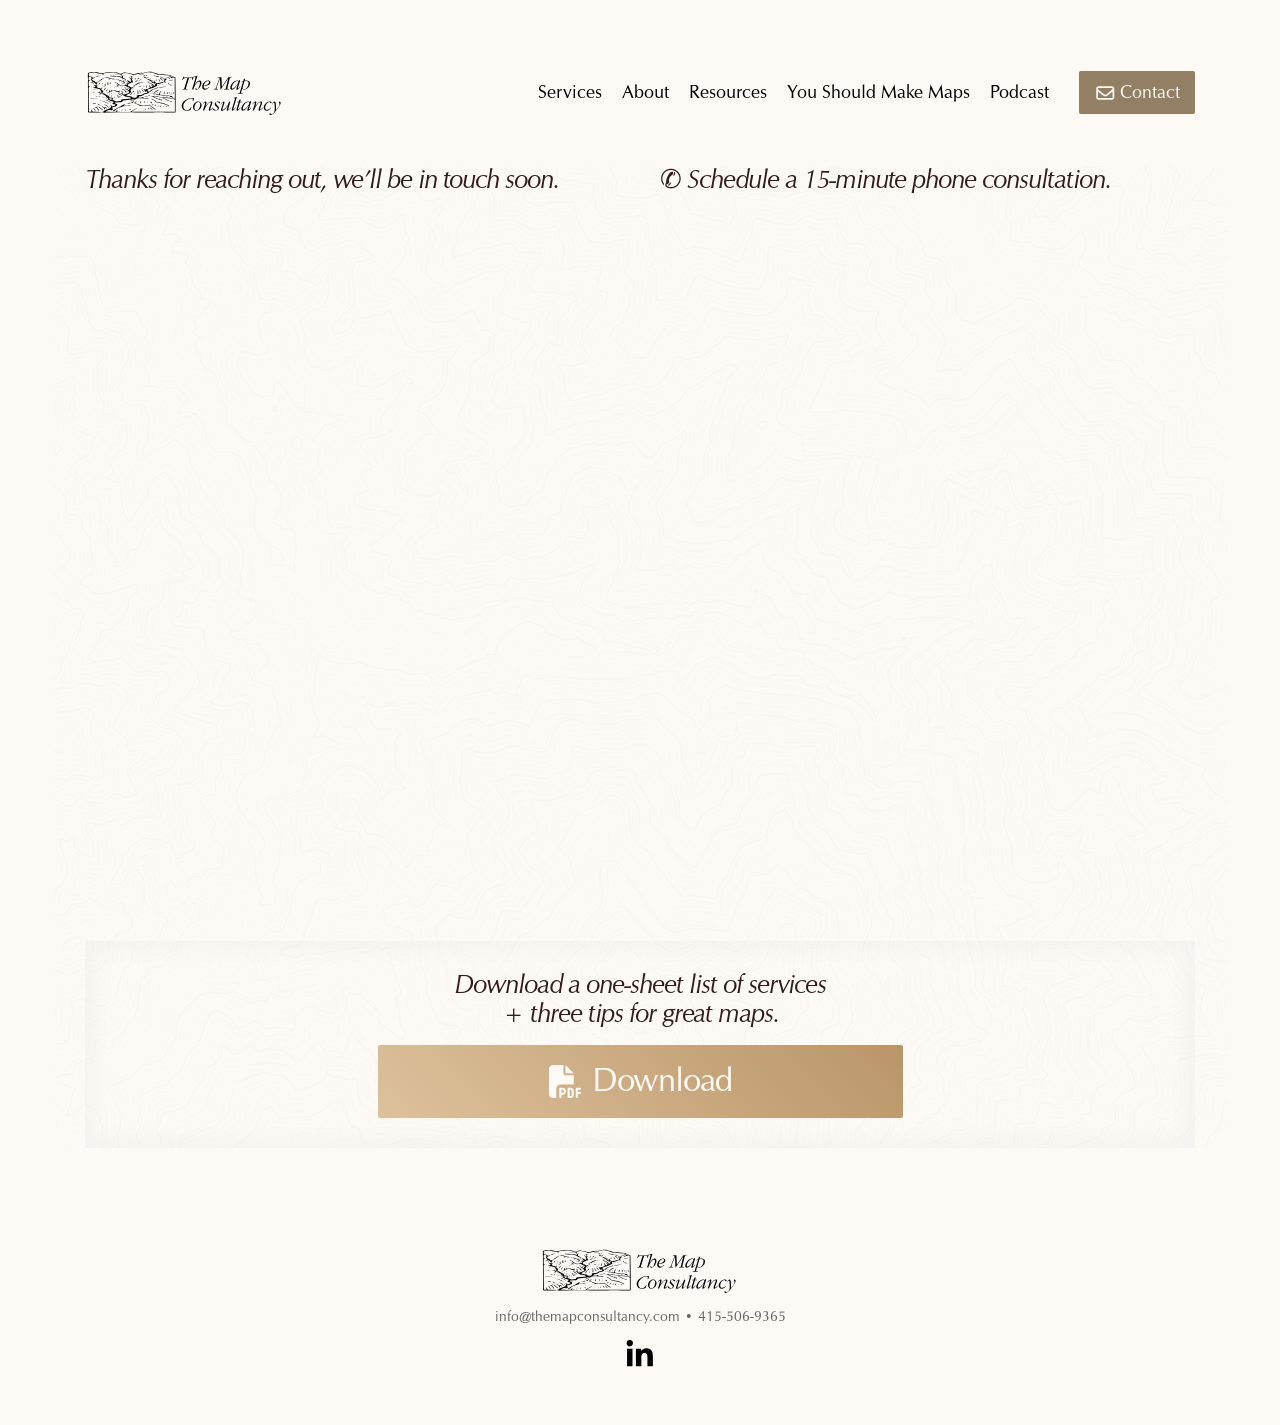
<file: thank-you/index.html>
<!DOCTYPE html>
<html lang="en">
<head>
  <meta charset="utf-8">
  <meta name="viewport" content="width=device-width, initial-scale=1">
  <title>Thanks | The Map Consultancy</title>
  <meta name="description" content="Thanks for getting in touch with The Map Consultancy.">
  <link rel="canonical" href="https://themapconsultancy.com/thank-you/">
  <meta property="og:title" content="Thanks | The Map Consultancy">
  <meta property="og:description" content="Thanks for getting in touch with The Map Consultancy.">
  <meta property="og:image" content="https://themapconsultancy.com/assets/og/home.jpg">
  <meta name="twitter:card" content="summary_large_image">
  <meta property="og:url" content="https://themapconsultancy.com/thank-you/">
  <meta property="og:type" content="website">
  <link rel="icon" href="/assets/img/favicon.png">
  <link rel="stylesheet" href="/assets/site.css">
  <meta property="og:site_name" content="The Map Consultancy">
  <meta property="og:image:width" content="1200">
  <meta property="og:image:height" content="630">
  <meta property="og:image:alt" content="Thanks | The Map Consultancy">
  <meta name="twitter:title" content="Thanks | The Map Consultancy">
  <meta name="twitter:description" content="Thanks for getting in touch with The Map Consultancy.">
  <meta name="twitter:image" content="https://themapconsultancy.com/assets/og/home.jpg">
  <meta name="author" content="Evan Applegate">
  <meta name="robots" content="noindex">
  <link rel="alternate" type="text/markdown" title="llms.txt" href="/llms.txt">
  <script src="/assets/site.js" defer></script>
  <script>
    window.dataLayer = window.dataLayer || [];
    function gtag() { dataLayer.push(arguments); }
    gtag('js', new Date());
    gtag('config', 'G-YKXSR5QQ2Z');
    // Google Analytics loads once the page has finished, so it never slows the page down
    addEventListener('load', () => setTimeout(() => {
      const s = document.createElement('script');
      s.src = 'https://www.googletagmanager.com/gtag/js?id=G-YKXSR5QQ2Z';
      document.head.append(s);
    }, 1000));
  </script>
</head>
<body>
<header class="site-header wrap">
  <a class="brand" href="/"><img src="/assets/img/the_map_consultancy_logo_vmp2dwdu.svg" width="200" height="46" alt="The Map Consultancy"></a>
  <button class="menu-toggle" type="button" aria-label="Menu" aria-expanded="false" aria-controls="menu"><svg aria-hidden="true" xmlns="http://www.w3.org/2000/svg" viewBox="0 0 448 512"><path fill="currentColor" d="M0 96C0 78.3 14.3 64 32 64H416c17.7 0 32 14.3 32 32s-14.3 32-32 32H32C14.3 128 0 113.7 0 96zM0 256c0-17.7 14.3-32 32-32H416c17.7 0 32 14.3 32 32s-14.3 32-32 32H32c-17.7 0-32-14.3-32-32zM448 416c0 17.7-14.3 32-32 32H32c-17.7 0-32-14.3-32-32s14.3-32 32-32H416c17.7 0 32 14.3 32 32z"></path></svg></button>
  <nav id="menu" class="menu">
    <a href="/services/">Services</a>
    <a href="/about/">About</a>
    <a href="/resources/">Resources</a>
    <a href="/you-should-make-maps/">You Should Make Maps</a>
    <a href="https://veryexpensivemaps.com" target="_blank">Podcast</a>
    <a class="button" href="/contact/"><svg aria-hidden="true" xmlns="http://www.w3.org/2000/svg" viewBox="0 0 512 512"><path fill="currentColor" d="M64 112c-8.8 0-16 7.2-16 16v22.1L220.5 291.7c20.7 17 50.4 17 71.1 0L464 150.1V128c0-8.8-7.2-16-16-16H64zM48 212.2V384c0 8.8 7.2 16 16 16H448c8.8 0 16-7.2 16-16V212.2L322 328.8c-38.4 31.5-93.7 31.5-132 0L48 212.2zM0 128C0 92.7 28.7 64 64 64H448c35.3 0 64 28.7 64 64V384c0 35.3-28.7 64-64 64H64c-35.3 0-64-28.7-64-64V128z"></path></svg>Contact</a>
  </nav>
</header>
<main class="topo">
<div class="wrap flow">
<section class="contact-main two">
  <div>
    <h2 class="cta"><em>Thanks for reaching out, we’ll be in touch soon.</em></h2>
  </div>
  <div>
    <h2 class="cta">✆<em> Schedule a 15-minute phone consultation.</em></h2>
    <div class="calendly" data-url="https://calendly.com/the-map-consultancy?hide_landing_page_details=1&amp;hide_gdpr_banner=1&amp;primary_color=ba9569"></div>
  </div>
</section>
<section class="card download">
  <h2 class="cta center"><em>Download a one-sheet list of services</em><br><em>+ three tips for great maps.</em></h2>
  <a class="button big" href="https://www.dropbox.com/s/53ixmzejp57i7zc/the_map_consultancy_onesheet_2021_v2.pdf?raw=1" target="_blank"><svg aria-hidden="true" xmlns="http://www.w3.org/2000/svg" viewBox="0 0 512 512"><path fill="currentColor" d="M0 64C0 28.7 28.7 0 64 0H224V128c0 17.7 14.3 32 32 32H384V304H176c-35.3 0-64 28.7-64 64V512H64c-35.3 0-64-28.7-64-64V64zm384 64H256V0L384 128zM176 352h32c30.9 0 56 25.1 56 56s-25.1 56-56 56H192v32c0 8.8-7.2 16-16 16s-16-7.2-16-16V448 368c0-8.8 7.2-16 16-16zm32 80c13.3 0 24-10.7 24-24s-10.7-24-24-24H192v48h16zm96-80h32c26.5 0 48 21.5 48 48v64c0 26.5-21.5 48-48 48H304c-8.8 0-16-7.2-16-16V368c0-8.8 7.2-16 16-16zm32 128c8.8 0 16-7.2 16-16V400c0-8.8-7.2-16-16-16H320v96h16zm80-112c0-8.8 7.2-16 16-16h48c8.8 0 16 7.2 16 16s-7.2 16-16 16H448v32h32c8.8 0 16 7.2 16 16s-7.2 16-16 16H448v48c0 8.8-7.2 16-16 16s-16-7.2-16-16V432 368z"></path></svg>Download</a>
</section>
</div>
</main>
<footer class="site-footer wrap">
  <img src="/assets/img/the_map_consultancy_logo_ipp6w6av.svg" width="200" height="46" alt="The Map Consultancy" loading="lazy">
  <p>info@themapconsultancy.com • 415-506-9365</p>
  <a class="linkedin" href="https://www.linkedin.com/company/the-map-consultancy/" target="_blank" aria-label="LinkedIn"><svg aria-hidden="true" xmlns="http://www.w3.org/2000/svg" viewBox="0 0 448 512"><path fill="currentColor" d="M100.28 448H7.4V148.9h92.88zM53.79 108.1C24.09 108.1 0 83.5 0 53.8a53.79 53.79 0 0 1 107.58 0c0 29.7-24.1 54.3-53.79 54.3zM447.9 448h-92.68V302.4c0-34.7-.7-79.2-48.29-79.2-48.29 0-55.69 37.7-55.69 76.7V448h-92.78V148.9h89.08v40.8h1.3c12.4-23.5 42.69-48.3 87.88-48.3 94 0 111.28 61.9 111.28 142.3V448z"></path></svg></a>
</footer>

</body>
</html>
</file>
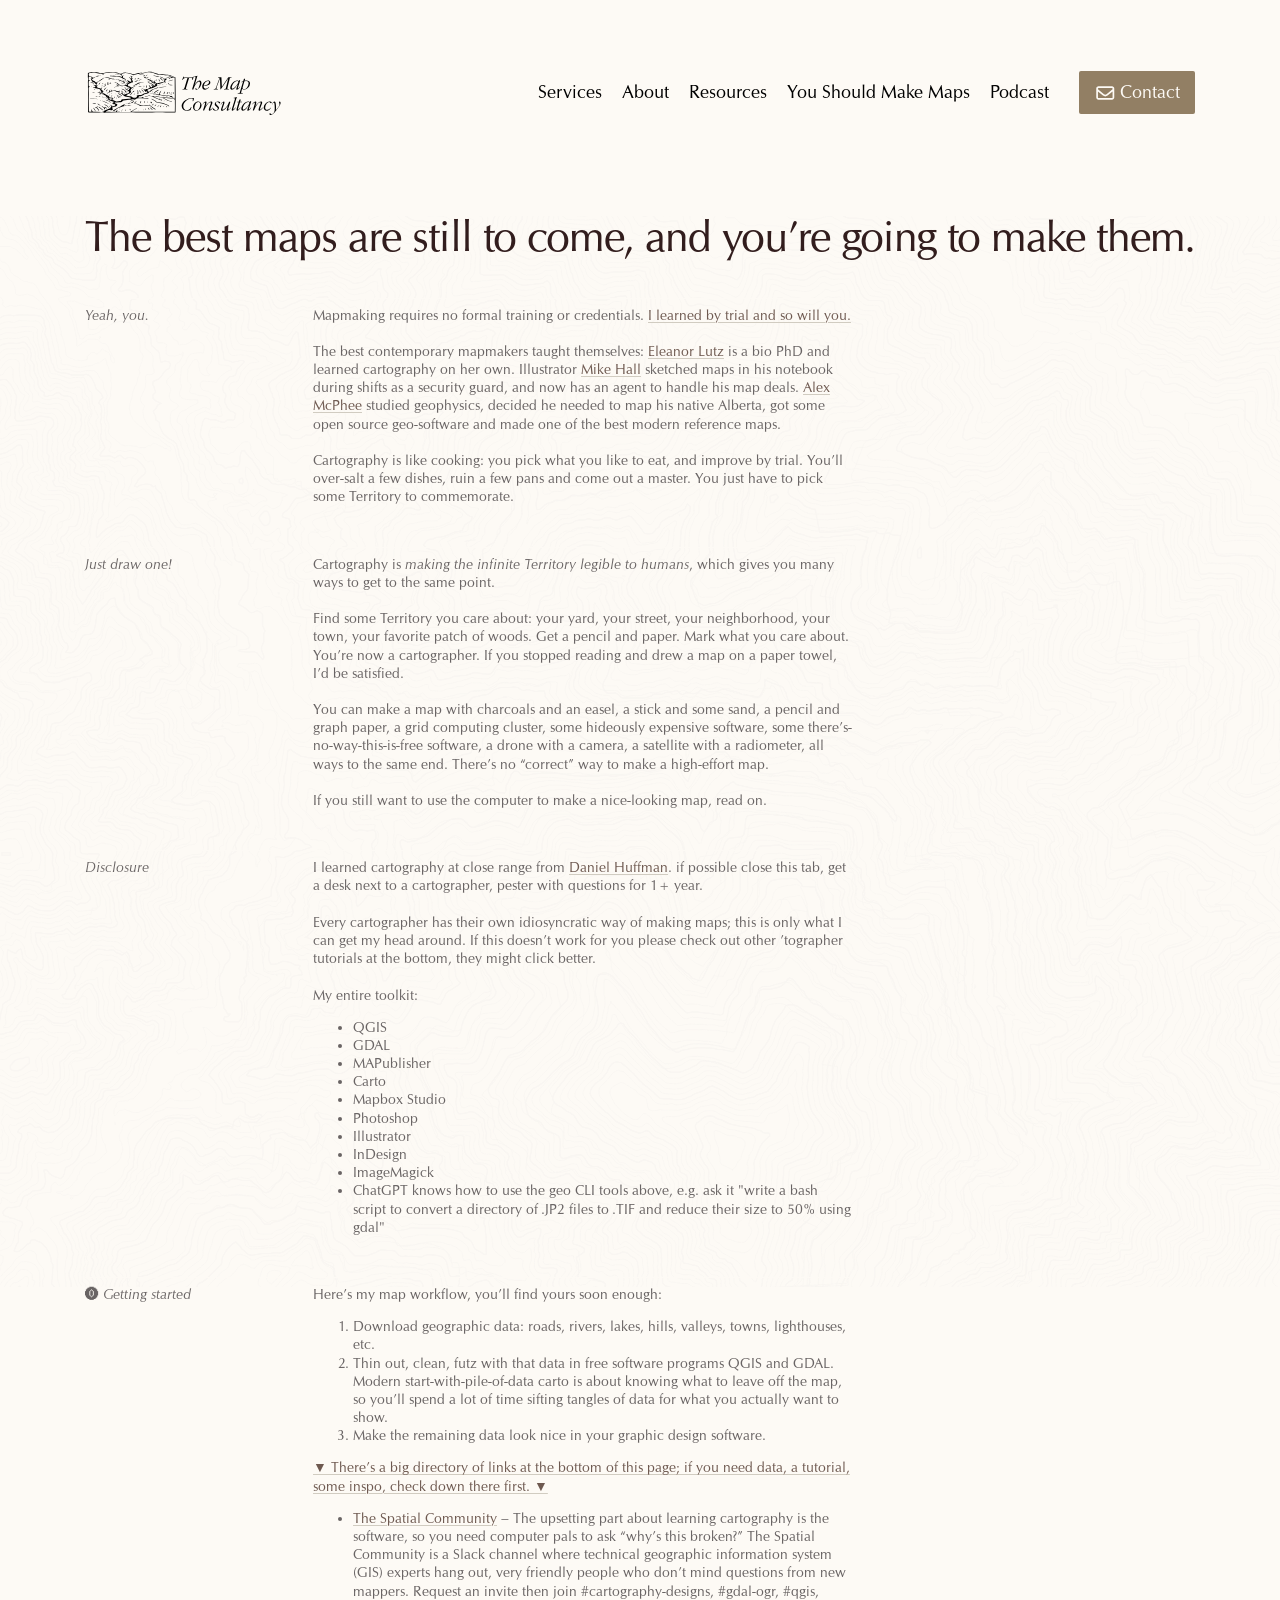
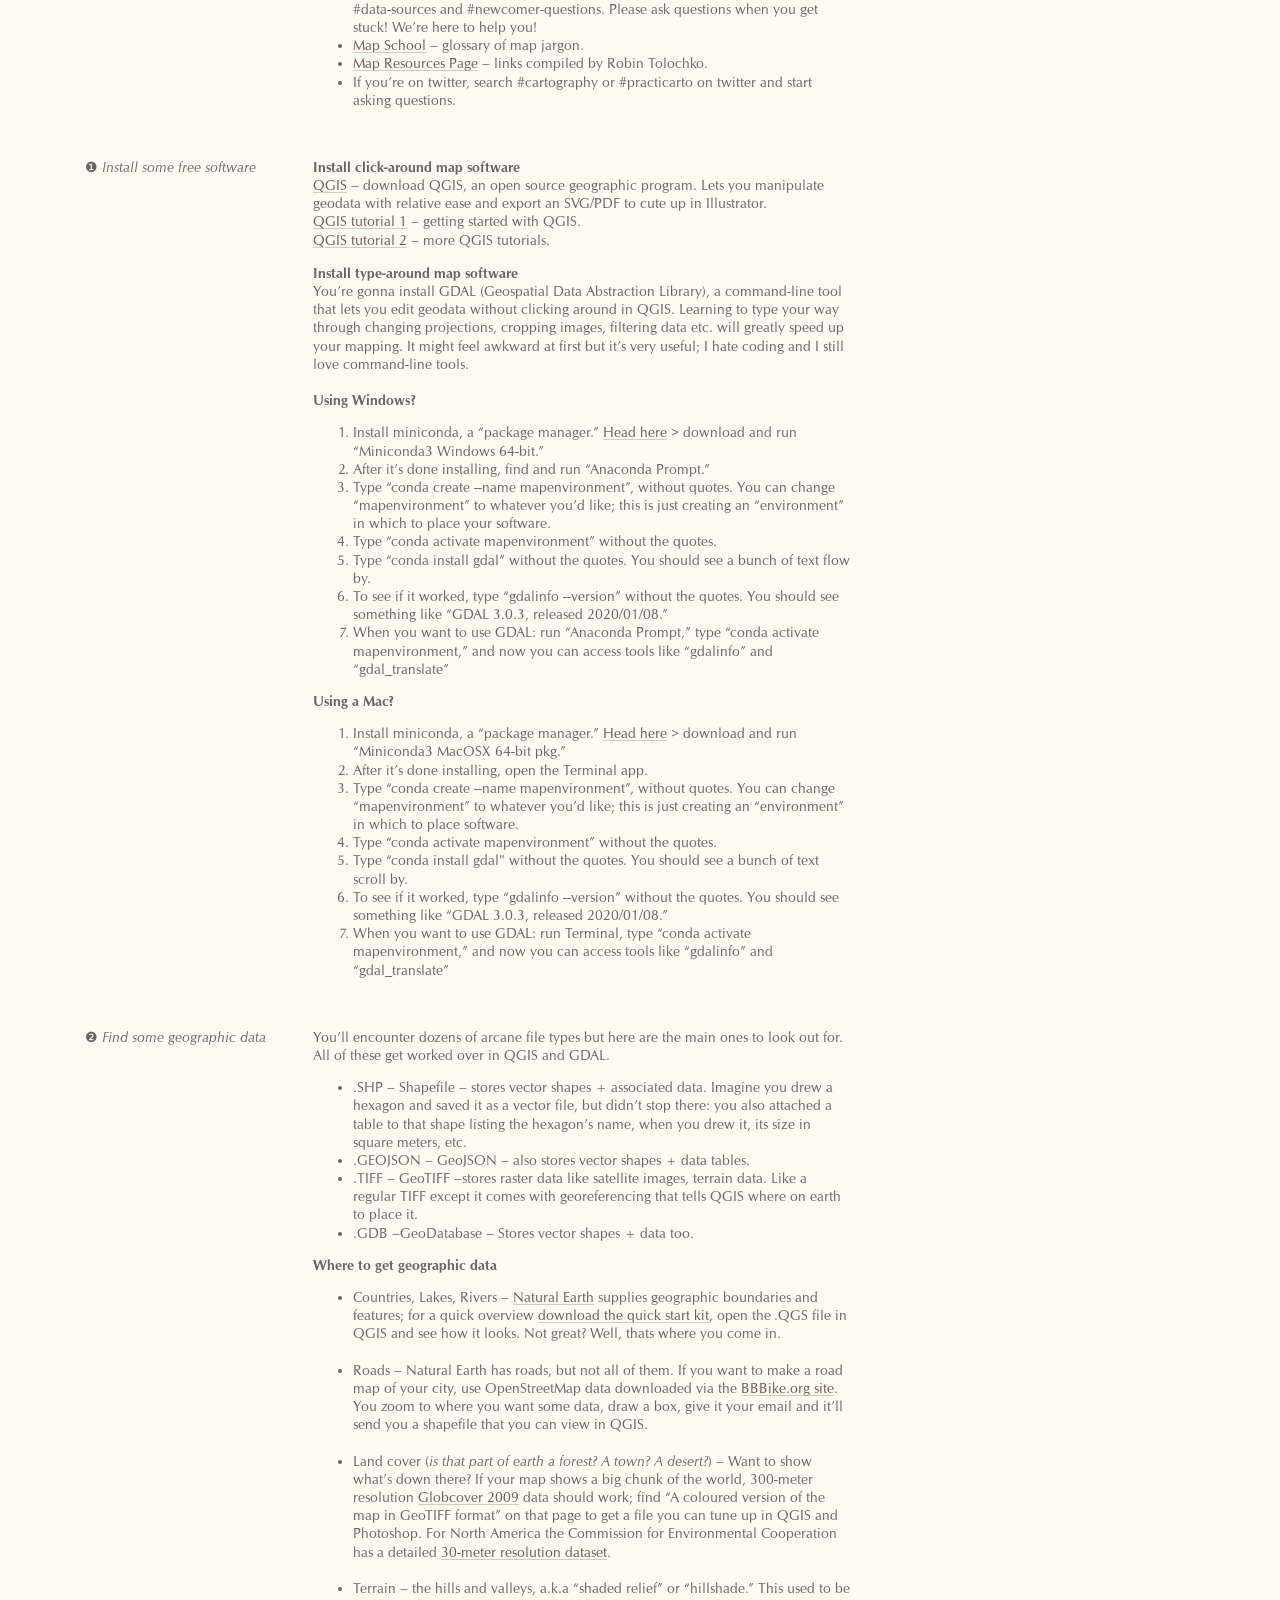
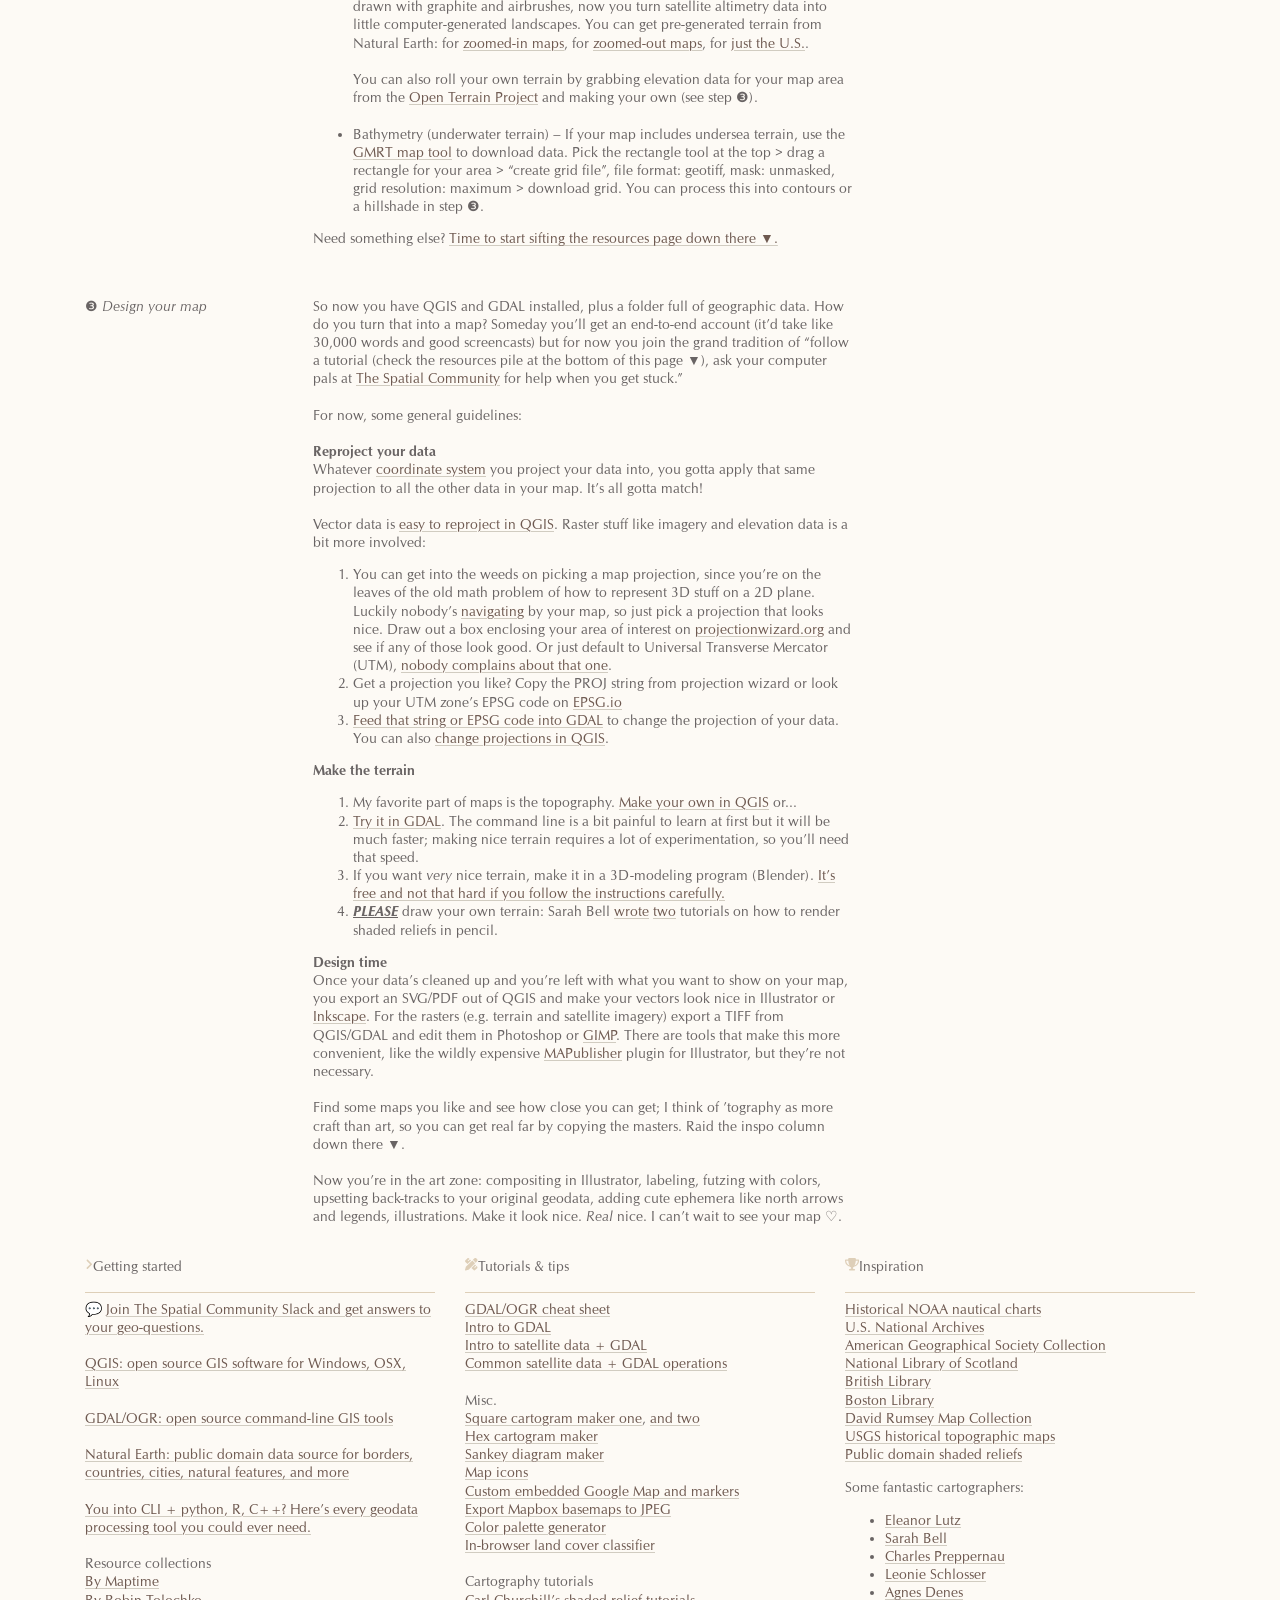
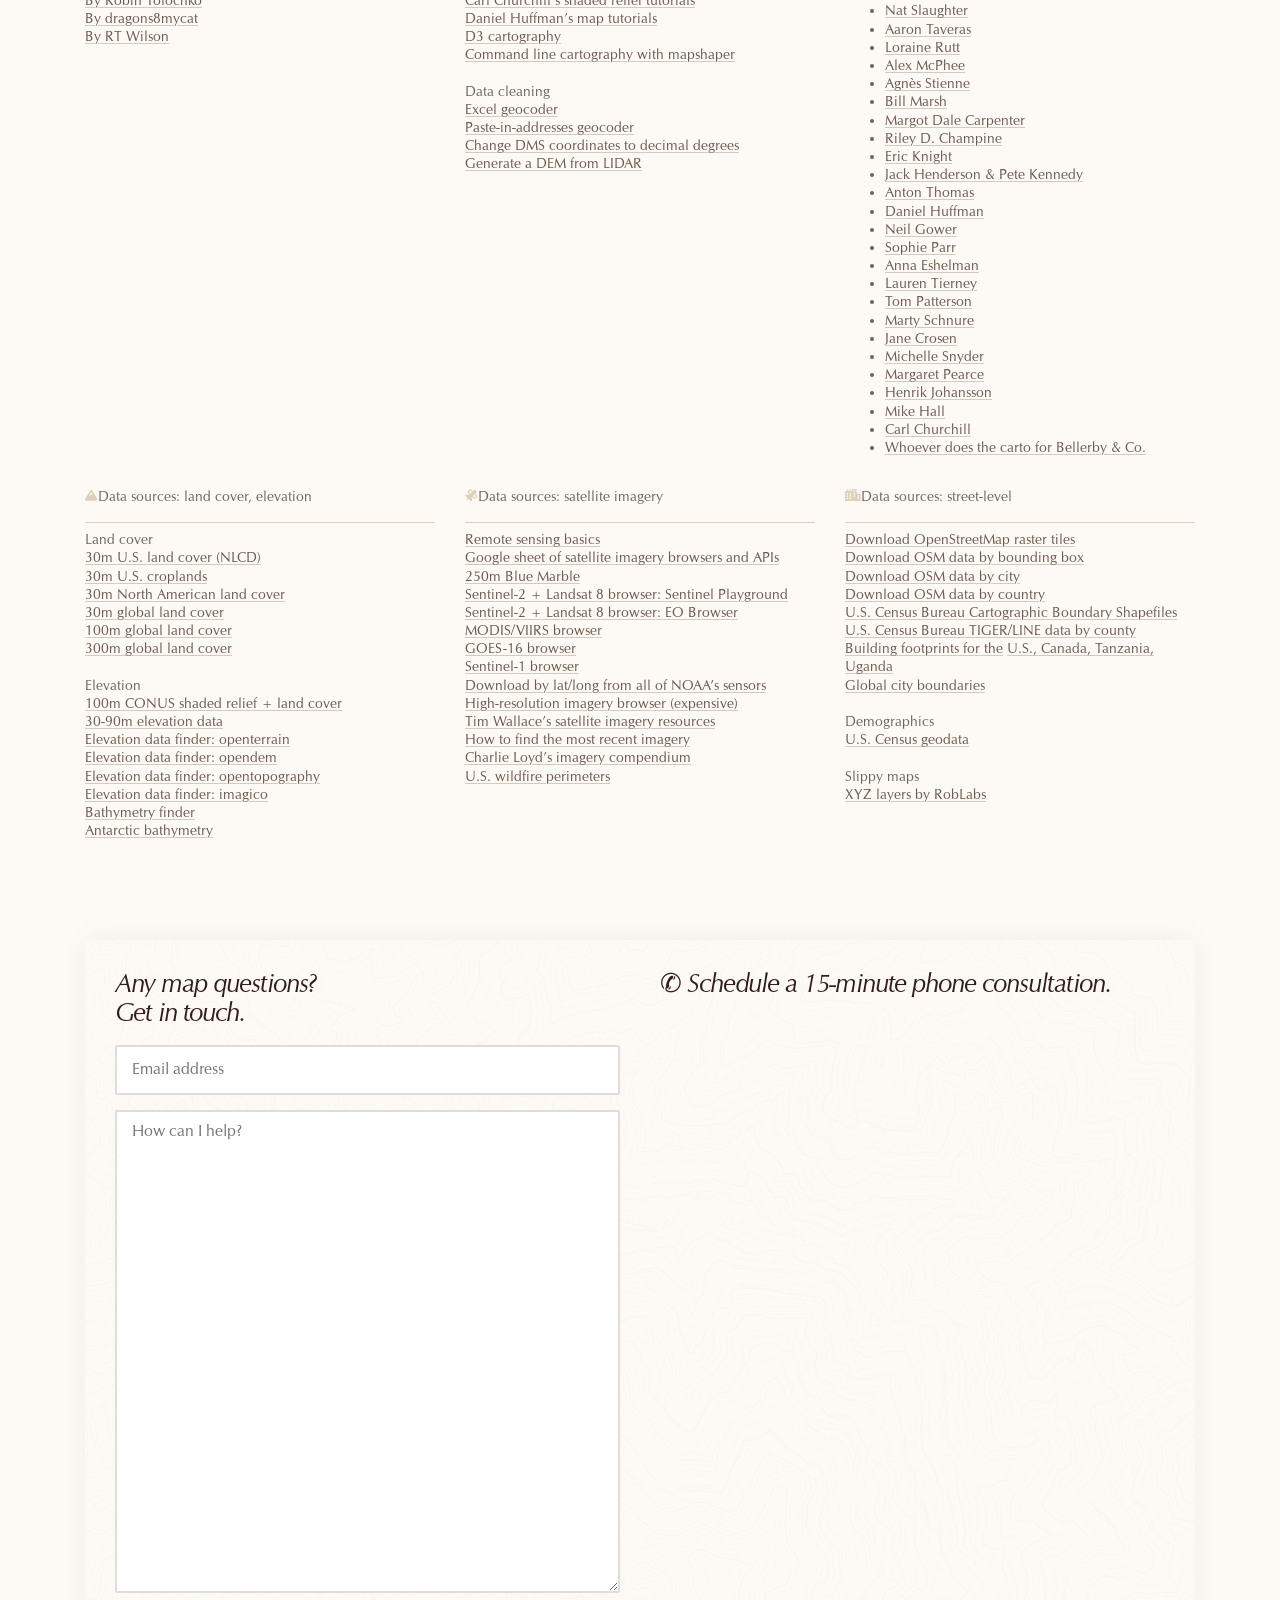
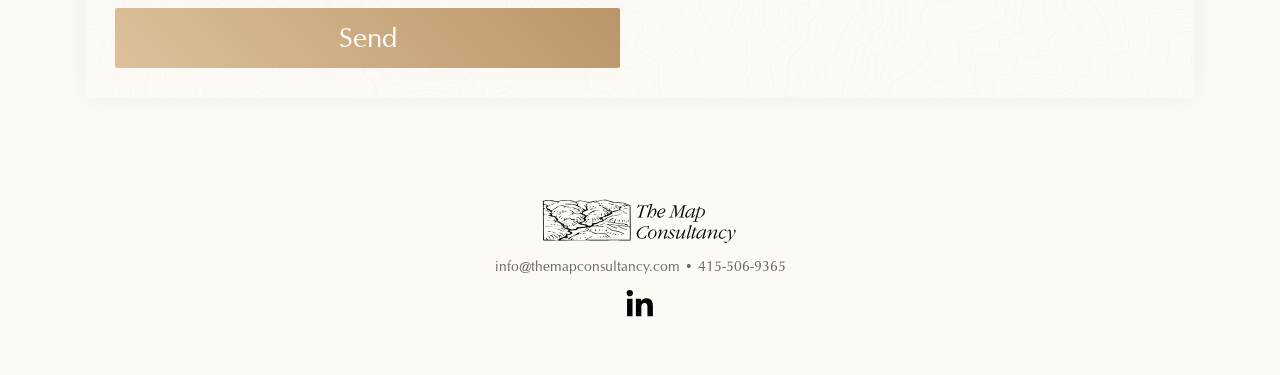
<file: you-should-make-maps/index.html>
<!DOCTYPE html>
<html lang="en">
<head>
  <meta charset="utf-8">
  <meta name="viewport" content="width=device-width, initial-scale=1">
  <title>You Should Make Maps | The Map Consultancy</title>
  <meta name="description" content="Mapmaking needs no formal training. Why you should make your own maps, and how self-taught cartographers got started.">
  <link rel="canonical" href="https://themapconsultancy.com/you-should-make-maps/">
  <meta property="og:title" content="You Should Make Maps | The Map Consultancy">
  <meta property="og:description" content="Mapmaking needs no formal training. Why you should make your own maps, and how self-taught cartographers got started.">
  <meta property="og:image" content="https://themapconsultancy.com/assets/og/you-should-make-maps.jpg">
  <meta name="twitter:card" content="summary_large_image">
  <meta property="og:url" content="https://themapconsultancy.com/you-should-make-maps/">
  <meta property="og:type" content="website">
  <link rel="icon" href="/assets/img/favicon.png">
  <link rel="stylesheet" href="/assets/site.css">
  <meta property="og:site_name" content="The Map Consultancy">
  <meta property="og:image:width" content="1200">
  <meta property="og:image:height" content="630">
  <meta property="og:image:alt" content="You Should Make Maps | The Map Consultancy">
  <meta name="twitter:title" content="You Should Make Maps | The Map Consultancy">
  <meta name="twitter:description" content="Mapmaking needs no formal training. Why you should make your own maps, and how self-taught cartographers got started.">
  <meta name="twitter:image" content="https://themapconsultancy.com/assets/og/you-should-make-maps.jpg">
  <meta name="author" content="Evan Applegate">
  <link rel="alternate" type="text/markdown" title="llms.txt" href="/llms.txt">
  <script type="application/ld+json">{"@context":"https://schema.org","@graph":[{"@type":"Person","@id":"https://evanapplegate.com/#person","name":"Evan Applegate","jobTitle":"Cartographer","url":"https://evanapplegate.com/"},{"@type":"ProfessionalService","@id":"https://themapconsultancy.com/#org","name":"The Map Consultancy","url":"https://themapconsultancy.com/","logo":"https://themapconsultancy.com/assets/img/the_map_consultancy_logo_vmp2dwdu.svg","email":"info@themapconsultancy.com","telephone":"+1-415-506-9365","description":"The Map Consultancy is cartographer Evan Applegate's studio. It makes data-driven maps at all scales for organizations: interactive maps, custom map design, data visualization and infographics, geospatial analysis, map style guides and training, and data services. Clients include National Geographic, Bloomberg Businessweek, Bloomberg Philanthropies, Prologis and HF Sinclair.","founder":{"@id":"https://evanapplegate.com/#person"},"knowsAbout":["Cartography","Interactive maps","GIS","Data visualization","Infographics"],"sameAs":["https://www.linkedin.com/company/the-map-consultancy/"]},{"@type":"WebSite","@id":"https://themapconsultancy.com/#website","url":"https://themapconsultancy.com/","name":"The Map Consultancy","description":"The Map Consultancy is cartographer Evan Applegate's studio. It makes data-driven maps at all scales for organizations: interactive maps, custom map design, data visualization and infographics, geospatial analysis, map style guides and training, and data services. Clients include National Geographic, Bloomberg Businessweek, Bloomberg Philanthropies, Prologis and HF Sinclair.","publisher":{"@id":"https://themapconsultancy.com/#org"}},{"@type":"WebPage","@id":"https://themapconsultancy.com/you-should-make-maps/#page","url":"https://themapconsultancy.com/you-should-make-maps/","name":"You Should Make Maps | The Map Consultancy","description":"Mapmaking needs no formal training. Why you should make your own maps, and how self-taught cartographers got started.","isPartOf":{"@id":"https://themapconsultancy.com/#website"},"inLanguage":"en"}]}</script>
  <script src="/assets/form.js" defer></script>
  <script src="/assets/site.js" defer></script>
  <script>
    window.dataLayer = window.dataLayer || [];
    function gtag() { dataLayer.push(arguments); }
    gtag('js', new Date());
    gtag('config', 'G-YKXSR5QQ2Z');
    // Google Analytics loads once the page has finished, so it never slows the page down
    addEventListener('load', () => setTimeout(() => {
      const s = document.createElement('script');
      s.src = 'https://www.googletagmanager.com/gtag/js?id=G-YKXSR5QQ2Z';
      document.head.append(s);
    }, 1000));
  </script>
</head>
<body>
<header class="site-header wrap">
  <a class="brand" href="/"><img src="/assets/img/the_map_consultancy_logo_vmp2dwdu.svg" width="200" height="46" alt="The Map Consultancy"></a>
  <button class="menu-toggle" type="button" aria-label="Menu" aria-expanded="false" aria-controls="menu"><svg aria-hidden="true" xmlns="http://www.w3.org/2000/svg" viewBox="0 0 448 512"><path fill="currentColor" d="M0 96C0 78.3 14.3 64 32 64H416c17.7 0 32 14.3 32 32s-14.3 32-32 32H32C14.3 128 0 113.7 0 96zM0 256c0-17.7 14.3-32 32-32H416c17.7 0 32 14.3 32 32s-14.3 32-32 32H32c-17.7 0-32-14.3-32-32zM448 416c0 17.7-14.3 32-32 32H32c-17.7 0-32-14.3-32-32s14.3-32 32-32H416c17.7 0 32 14.3 32 32z"></path></svg></button>
  <nav id="menu" class="menu">
    <a href="/services/">Services</a>
    <a href="/about/">About</a>
    <a href="/resources/">Resources</a>
    <a href="/you-should-make-maps/">You Should Make Maps</a>
    <a href="https://veryexpensivemaps.com" target="_blank">Podcast</a>
    <a class="button" href="/contact/"><svg aria-hidden="true" xmlns="http://www.w3.org/2000/svg" viewBox="0 0 512 512"><path fill="currentColor" d="M64 112c-8.8 0-16 7.2-16 16v22.1L220.5 291.7c20.7 17 50.4 17 71.1 0L464 150.1V128c0-8.8-7.2-16-16-16H64zM48 212.2V384c0 8.8 7.2 16 16 16H448c8.8 0 16-7.2 16-16V212.2L322 328.8c-38.4 31.5-93.7 31.5-132 0L48 212.2zM0 128C0 92.7 28.7 64 64 64H448c35.3 0 64 28.7 64 64V384c0 35.3-28.7 64-64 64H64c-35.3 0-64-28.7-64-64V128z"></path></svg>Contact</a>
  </nav>
</header>
<main class="topo">
<div class="wrap flow">
<h1 class="title page-title">The best maps are still to come, and you’re going to make them.</h1>
<div class="grid g10 work long">
  <div class="span-2 hide-phone">
    <hr>
    <p><em>Yeah, you.</em></p>
  </div>
  <div class="span-5">
    <hr>
    <p>Mapmaking requires no formal training or credentials. <a href="https://www.evanapplegate.com" target="_blank">I learned by trial and so will you.</a><br><br>The best contemporary mapmakers taught themselves: <a href="https://eleanorlutz.com/animated-seasons-of-arctic-ice" target="_blank">Eleanor Lutz</a> is a bio PhD and learned cartography on her own. Illustrator <a href="https://www.thisismikehall.com" target="_blank">Mike Hall</a> sketched maps in his notebook during shifts as a security guard, and now has an agent to handle his map deals. <a href="https://awmcphee.ca/alberta" target="_blank">Alex McPhee</a> studied geophysics, decided he needed to map his native Alberta, got some open source geo-software and made one of the best modern reference maps.<br><br>Cartography is like cooking: you pick what you like to eat, and improve by trial. You’ll over-salt a few dishes, ruin a few pans and come out a master. You just have to pick some Territory to commemorate.</p>
  </div>
</div>
<div class="grid g10 work long">
  <div class="span-2">
    <hr>
    <p><em>Just draw one!</em></p>
  </div>
  <div class="span-5">
    <hr>
    <p>Cartography is <em>making the infinite Territory legible to humans</em>, which gives you many ways to get to the same point.<br><br>Find some Territory you care about: your yard, your street, your neighborhood, your town, your favorite patch of woods. Get a pencil and paper. Mark what you care about. You’re now a cartographer. If you stopped reading and drew a map on a paper towel, I’d be satisfied.<br><br>You can make a map with charcoals and an easel, a stick and some sand, a pencil and graph paper, a grid computing cluster, some hideously expensive software, some there’s-no-way-this-is-free software, a drone with a camera, a satellite with a radiometer, all ways to the same end. There’s no “correct” way to make a high-effort map.<br><br>If you still want to use the computer to make a nice-looking map, read on.</p>
  </div>
</div>
<div class="grid g10 work long">
  <div class="span-2">
    <hr>
    <p><em>Disclosure</em></p>
  </div>
  <div class="span-5">
    <hr>
    <div class="text">
      <p>I learned cartography at close range from <a href="https://somethingaboutmaps.com" target="_blank">Daniel Huffman</a>. if possible close this tab, get a desk next to a cartographer, pester with questions for 1+ year.<br><br>Every cartographer has their own idiosyncratic way of making maps; this is only what I can get my head around. If this doesn’t work for you please check out other ’tographer tutorials at the bottom, they might click better.<br><br>My entire toolkit:</p>
      <ul>
      <li>QGIS</li>
      <li>GDAL</li>
      <li>MAPublisher</li>
      <li>Carto</li>
      <li>Mapbox Studio</li>
      <li>Photoshop</li>
      <li>Illustrator</li>
      <li>InDesign</li>
      <li>ImageMagick</li>
      <li>ChatGPT knows how to use the geo CLI tools above, e.g. ask it "write a bash script to convert a directory of .JP2 files to .TIF and reduce their size to 50% using gdal"</li>
      </ul>
    </div>
  </div>
</div>
<div class="grid g10 work long">
  <div class="span-2">
    <hr>
    <p>⓿ <em>Getting started</em></p>
  </div>
  <div class="span-5">
    <hr>
    <div class="text">
      <p>Here’s my map workflow, you’ll find yours soon enough:<br></p>
      <ol>
      <li>Download geographic data: roads, rivers, lakes, hills, valleys, towns, lighthouses, etc.</li>
      <li>Thin out, clean, futz with that data in free software programs QGIS and GDAL. Modern start-with-pile-of-data carto is about knowing what to leave off the map, so you’ll spend a lot of time sifting tangles of data for what you actually want to show.</li>
      <li>Make the remaining data look nice in your graphic design software.</li>
      </ol>
      <p><a href="#resources">▼ There’s a big directory of links at the bottom of this page; if you need data, a tutorial, some inspo, check down there first. ▼</a> <br></p>
      <ul>
      <li><a href="https://thespatialcommunity.org/#join" target="_blank">The Spatial Community</a> – The upsetting part about learning cartography is the software, so you need computer pals to ask “why’s this broken?” The Spatial Community is a Slack channel where technical geographic information system (GIS) experts hang out, very friendly people who don’t mind questions from new mappers. Request an invite then join #cartography-designs, #gdal-ogr, #qgis, #data-sources and #newcomer-questions. Please ask questions when you get stuck! We’re here to help you!</li>
      <li><a href="https://mapschool.io/" target="_blank">Map School</a> – glossary of map jargon.</li>
      <li><a href="https://github.com/tolomaps/resources" target="_blank">Map Resources Page</a> – links compiled by Robin Tolochko.</li>
      <li>If you’re on twitter, search #cartography or #practicarto on twitter and start asking questions.</li>
      </ul>
    </div>
  </div>
</div>
<div class="grid g10 work long">
  <div class="span-2">
    <hr>
    <p>❶ <em>Install some free software</em></p>
  </div>
  <div class="span-5">
    <hr>
    <div class="text">
      <p><strong>Install click-around map software</strong></p>
      <p><a href="https://www.qgis.org/en/site/forusers/download.html" target="_blank">QGIS</a> – download QGIS, an open source geographic program. Lets you manipulate geodata with relative ease and export an SVG/PDF to cute up in Illustrator.</p>
      <p><a href="https://www.youtube.com/watch?v=aLmMovuydqI" target="_blank">QGIS tutorial 1</a> – getting started with QGIS.</p>
      <p><a href="https://www.youtube.com/watch?v=lg9ceXoCUFE&amp;list=PL7HotvlLKHCs9nD1fFUjSOsZrsnctyV2R" target="_blank">QGIS tutorial 2</a> – more QGIS tutorials.</p>
    </div>
    <div class="text">
      <p><strong>Install type-around map software</strong></p>
      <p>You’re gonna install GDAL (Geospatial Data Abstraction Library), a command-line tool that lets you edit geodata without clicking around in QGIS. Learning to type your way through changing projections, cropping images, filtering data etc. will greatly speed up your mapping. It might feel awkward at first but it’s very useful; I hate coding and I still love command-line tools.</p>
      <p><br><strong>Using Windows?</strong></p>
      <ol>
      <li>Install miniconda, a “package manager.” <a href="https://docs.conda.io/en/latest/miniconda.html" target="_blank">Head here</a> &gt; download and run “Miniconda3 Windows 64-bit.”</li>
      <li>After it’s done installing, find and run “Anaconda Prompt.”</li>
      <li>Type “conda create --name mapenvironment”, without quotes. You can change “mapenvironment” to whatever you’d like; this is just creating an “environment” in which to place your software.</li>
      <li>Type “conda activate mapenvironment” without the quotes.</li>
      <li>Type “conda install gdal” without the quotes. You should see a bunch of text flow by.</li>
      <li>To see if it worked, type “gdalinfo --version” without the quotes. You should see something like “GDAL 3.0.3, released 2020/01/08.”</li>
      <li>When you want to use GDAL: run “Anaconda Prompt,” type “conda activate mapenvironment,” and now you can access tools like “gdalinfo” and “gdal_translate”</li>
      </ol>
      <p><strong>Using a Mac?</strong></p>
      <ol>
      <li>Install miniconda, a “package manager.” <a href="https://docs.conda.io/en/latest/miniconda.html" target="_blank">Head here</a> &gt; download and run “Miniconda3 MacOSX 64-bit pkg.”</li>
      <li>After it’s done installing, open the Terminal app.</li>
      <li>Type “conda create --name mapenvironment”, without quotes. You can change “mapenvironment” to whatever you’d like; this is just creating an “environment” in which to place software.</li>
      <li>Type “conda activate mapenvironment” without the quotes.</li>
      <li>Type “conda install gdal" without the quotes. You should see a bunch of text scroll by.</li>
      <li>To see if it worked, type “gdalinfo --version” without the quotes. You should see something like “GDAL 3.0.3, released 2020/01/08.”</li>
      <li>When you want to use GDAL: run Terminal, type “conda activate mapenvironment,” and now you can access tools like “gdalinfo” and “gdal_translate”</li>
      </ol>
    </div>
  </div>
</div>
<div class="grid g10 work long">
  <div class="span-2">
    <hr>
    <p>❷<em> Find some geographic data</em></p>
  </div>
  <div class="span-5">
    <hr>
    <div class="text">
      <p>You’ll encounter dozens of arcane file types but here are the main ones to look out for. All of these get worked over in QGIS and GDAL.</p>
      <ul>
      <li>.SHP – Shapefile – stores vector shapes + associated data. Imagine you drew a hexagon and saved it as a vector file, but didn’t stop there: you also attached a table to that shape listing the hexagon’s name, when you drew it, its size in square meters, etc.</li>
      <li>.GEOJSON – GeoJSON – also stores vector shapes + data tables.</li>
      <li>.TIFF – GeoTIFF –stores raster data like satellite images, terrain data. Like a regular TIFF except it comes with georeferencing that tells QGIS where on earth to place it.</li>
      <li>.GDB –GeoDatabase – Stores vector shapes + data too.</li>
      </ul>
      <p><strong>Where to get geographic data</strong></p>
      <ul>
      <li>Countries, Lakes, Rivers – <a href="https://www.naturalearthdata.com/downloads/" target="_blank">Natural Earth</a> supplies geographic boundaries and features; for a quick overview <a href="https://naciscdn.org/naturalearth/packages/Natural_Earth_quick_start.zip" target="_blank">download the quick start kit</a>, open the .QGS file in QGIS and see how it looks. Not great? Well, thats where you come in.<br><br></li>
      <li>Roads – Natural Earth has roads, but not all of them. If you want to make a road map of your city, use OpenStreetMap data downloaded via the <a href="https://extract.bbbike.org/" target="_blank">BBBike.org site</a>. You zoom to where you want some data, draw a box, give it your email and it’ll send you a shapefile that you can view in QGIS.<br><br></li>
      <li>Land cover (<em>is that part of earth a forest? A town? A desert?</em>) – Want to show what’s down there? If your map shows a big chunk of the world, 300-meter resolution <a href="http://due.esrin.esa.int/page_globcover.php" target="_blank">Globcover 2009</a> data should work; find “A coloured version of the map in GeoTIFF format” on that page to get a file you can tune up in QGIS and Photoshop. For North America the Commission for Environmental Cooperation has a detailed <a href="http://www.cec.org/north-american-environmental-atlas/land-cover-30m-2015-landsat-and-rapideye/" target="_blank">30-meter resolution dataset</a>.<br><br></li>
      <li>Terrain – the hills and valleys, a.k.a “shaded relief” or “hillshade.” This used to be drawn with graphite and airbrushes, now you turn satellite altimetry data into little computer-generated landscapes. You can get pre-generated terrain from Natural Earth: for <a href="https://www.naturalearthdata.com/downloads/10m-raster-data/" target="_blank">zoomed-in maps</a>, for <a href="https://www.naturalearthdata.com/downloads/50m-raster-data/" target="_blank">zoomed-out maps</a>, for <a href="http://shadedrelief.com/NE_100m/#download" target="_blank">just the U.S.</a>.<br><br>You can also roll your own terrain by grabbing elevation data for your map area from the <a href="https://github.com/openterrain/openterrain/wiki/Terrain-Data" target="_blank">Open Terrain Project</a> and making your own (see step ❸).<br><br></li>
      <li>Bathymetry (underwater terrain) – If your map includes undersea terrain, use the <a href="https://www.gmrt.org/GMRTMapTool/" target="_blank">GMRT map tool</a> to download data. Pick the rectangle tool at the top &gt; drag a rectangle for your area &gt; “create grid file”, file format: geotiff, mask: unmasked, grid resolution: maximum &gt; download grid. You can process this into contours or a hillshade in step ❸.</li>
      </ul>
      <p>Need something else? <a href="#resources">Time to start sifting the resources page down there ▼.</a></p>
    </div>
  </div>
</div>
<div class="grid g10 work long">
  <div class="span-2">
    <hr>
    <p>❸ <em>Design your map</em></p>
  </div>
  <div class="span-5">
    <hr>
    <div class="text">
      <p>So now you have QGIS and GDAL installed, plus a folder full of geographic data. How do you turn that into a map? Someday you’ll get an end-to-end account (it’d take like 30,000 words and good screencasts) but for now you join the grand tradition of “follow a tutorial (check the resources pile at the bottom of this page ▼), ask your computer pals at <a href="https://thespatialcommunity.org/" target="_blank">The Spatial Community</a> for help when you get stuck.”<br><br>For now, some general guidelines:<br><br><strong>Reproject your data</strong></p>
      <p>Whatever <a href="https://ihatecoordinatesystems.com/" target="_blank">coordinate system</a> you project your data into, you gotta apply that same projection to all the other data in your map. It’s all gotta match!<br><br>Vector data is <a href="https://www.youtube.com/watch?v=QKw9xOqK0pI" target="_blank">easy to reproject in QGIS</a>. Raster stuff like imagery and elevation data is a bit more involved:</p>
      <ol>
      <li>You can get into the weeds on picking a map projection, since you’re on the leaves of the old math problem of how to represent 3D stuff on a 2D plane. Luckily nobody’s <a href="https://www.nauticalcharts.noaa.gov/RNCOnline/rnconline.html" target="_blank">navigating</a> by your map, so just pick a projection that looks nice. Draw out a box enclosing your area of interest on <a href="https://projectionwizard.org/" target="_blank">projectionwizard.org</a> and see if any of those look good. Or just default to Universal Transverse Mercator (UTM), <a href="https://www.legallandconverter.com/p44.html" target="_blank">nobody complains about that one</a>.</li>
      <li>Get a projection you like? Copy the PROJ string from projection wizard or look up your UTM zone’s EPSG code on <a href="https://epsg.io/?q=UTM%2010N" target="_blank">EPSG.io</a></li>
      <li><a href="https://medium.com/planet-stories/a-gentle-introduction-to-gdal-part-1-a3253eb96082" target="_blank">Feed that string or EPSG code into GDAL</a> to change the projection of your data. You can also <a href="https://www.youtube.com/watch?v=6HkMxDijgbs" target="_blank">change projections in QGIS</a>.</li>
      </ol>
      <p><strong>Make the terrain</strong></p>
      <ol>
      <li>My favorite part of maps is the topography. <a href="https://www.youtube.com/watch?v=36nikpXEiGc&amp;t=198s" target="_blank">Make your own in QGIS</a> or...</li>
      <li><a href="https://github.com/clhenrick/gdal_hillshade_tutorial" target="_blank">Try it in GDAL</a>. The command line is a bit painful to learn at first but it will be much faster; making nice terrain requires a lot of experimentation, so you’ll need that speed.</li>
      <li>If you want <em>very</em> nice terrain, make it in a 3D-modeling program (Blender). <a href="https://somethingaboutmaps.wordpress.com/2017/11/16/creating-shaded-relief-in-blender/" target="_blank">It’s free and not that hard if you follow the instructions carefully.</a></li>
      <li><strong><em><ins>PLEASE</ins></em></strong> draw your own terrain: Sarah Bell <a href="https://petrichor.studio/2018/10/22/drawing-hillshade-shaded-relief-with-time-lapse-video-demos/" target="_blank">wrote</a> <a href="https://www.sarahbellmaps.com/drawing-color-hillshade-a-tutorial-with-time-lapse-videos/" target="_blank">two</a> tutorials on how to render shaded reliefs in pencil.</li>
      </ol>
      <p><strong>Design time</strong></p>
      <p>Once your data’s cleaned up and you’re left with what you want to show on your map, you export an SVG/PDF out of QGIS and make your vectors look nice in Illustrator or <a href="https://inkscape.org/" target="_blank">Inkscape</a>. For the rasters (e.g. terrain and satellite imagery) export a TIFF from QGIS/GDAL and edit them in Photoshop or <a href="https://www.gimp.org/" target="_blank">GIMP</a>. There are tools that make this more convenient, like the wildly expensive <a href="https://www.avenza.com/mapublisher/" target="_blank">MAPublisher</a> plugin for Illustrator, but they’re not necessary.<br><br>Find some maps you like and see how close you can get; I think of ’tography as more craft than art, so you can get real far by copying the masters. Raid the inspo column down there ▼.<br><br>Now you’re in the art zone: compositing in Illustrator, labeling, futzing with colors, upsetting back-tracks to your original geodata, adding cute ephemera like north arrows and legends, illustrations. Make it look nice. <em>Real</em> nice. I can’t wait to see your map ♡.</p>
    </div>
  </div>
</div>
<div class="grid g3 links">
  <div>
    <p class="icon-text"><svg aria-hidden="true" xmlns="http://www.w3.org/2000/svg" viewBox="0 0 320 512"><path fill="currentColor" d="M278.6 233.4c12.5 12.5 12.5 32.8 0 45.3l-160 160c-12.5 12.5-32.8 12.5-45.3 0s-12.5-32.8 0-45.3L210.7 256 73.4 118.6c-12.5-12.5-12.5-32.8 0-45.3s32.8-12.5 45.3 0l160 160z"></path></svg>Getting started</p>
    <hr>
    <p>💬 <a href="https://thespatialcommunity.org/" target="_blank">Join The Spatial Community Slack and get answers to your geo-questions.</a> <br><br><a href="https://www.qgis.org/en/site/forusers/download.html" target="_blank">QGIS: open source GIS software for Windows, OSX, Linux</a> <br><br><a href="https://medium.com/@egiron/how-to-install-gdal-and-qgis-on-macos-catalina-ca690dca4f91" target="_blank">GDAL/OGR: open source command-line GIS tools</a><br><br><a href="https://www.naturalearthdata.com/" target="_blank">Natural Earth: public domain data source for borders, countries, cities, natural features, and more</a><br><br><a href="https://github.com/sacridini/Awesome-Geospatial" target="_blank">You into CLI + python, R, C++? Here’s every geodata processing tool you could ever need.</a><br><br>Resource collections<br><a href="http://maptime.io/lessons-resources/" target="_blank">By Maptime</a> <br><a href="https://github.com/tolomaps/resources#general-mapping-stuff" target="_blank">By Robin Tolochko</a> <br><a href="https://dragons8mycat.com/free-gis-resources/" target="_blank">By dragons8mycat</a><a href="https://dragons8mycat.com/free-gis-resources/" target="_blank"></a> <br><a href="https://freegisdata.rtwilson.com/#home" target="_blank">By RT Wilson</a></p>
  </div>
  <div>
    <p class="icon-text"><svg aria-hidden="true" xmlns="http://www.w3.org/2000/svg" viewBox="0 0 512 512"><path fill="currentColor" d="M469.3 19.3l23.4 23.4c25 25 25 65.5 0 90.5l-56.4 56.4L322.3 75.7l56.4-56.4c25-25 65.5-25 90.5 0zM44.9 353.2L299.7 98.3 413.7 212.3 158.8 467.1c-6.7 6.7-15.1 11.6-24.2 14.2l-104 29.7c-8.4 2.4-17.4 .1-23.6-6.1s-8.5-15.2-6.1-23.6l29.7-104c2.6-9.2 7.5-17.5 14.2-24.2zM249.4 103.4L103.4 249.4 16 161.9c-18.7-18.7-18.7-49.1 0-67.9L94.1 16c18.7-18.7 49.1-18.7 67.9 0l19.8 19.8c-.3 .3-.7 .6-1 .9l-64 64c-6.2 6.2-6.2 16.4 0 22.6s16.4 6.2 22.6 0l64-64c.3-.3 .6-.7 .9-1l45.1 45.1zM408.6 262.6l45.1 45.1c-.3 .3-.7 .6-1 .9l-64 64c-6.2 6.2-6.2 16.4 0 22.6s16.4 6.2 22.6 0l64-64c.3-.3 .6-.7 .9-1L496 350.1c18.7 18.7 18.7 49.1 0 67.9L417.9 496c-18.7 18.7-49.1 18.7-67.9 0l-87.4-87.4L408.6 262.6z"></path></svg>Tutorials & tips</p>
    <hr>
    <p><a href="https://github.com/dwtkns/gdal-cheat-sheet" target="_blank">GDAL/OGR cheat sheet</a> <br><a href="https://medium.com/planet-stories/a-gentle-introduction-to-gdal-part-1-a3253eb96082" target="_blank">Intro to GDAL</a><br><a href="https://medium.com/@robsimmon/making-sense-of-satellite-data-an-open-source-workflow-accessing-data-8f7f3c30f151" target="_blank">Intro to satellite data + GDAL</a><br><a href="https://github.com/timwallace/nicar20-imagery-with-bash" target="_blank">Common satellite data + GDAL operations</a><br><br>Misc.<br><a href="http://code.minnpost.com/aranger/" target="_blank">Square cartogram maker one</a>, <a href="http://wsj.github.io/squaire/" target="_blank">and two</a><br><a href="https://pitchinteractiveinc.github.io/tilegrams/" target="_blank">Hex cartogram maker</a><br><a href="http://sankeymatic.com/build/" target="_blank">Sankey diagram maker</a><br><a href="https://github.com/tangrams/icons" target="_blank">Map icons</a><br><a href="https://snazzymaps.com/build-a-map" target="_blank">Custom embedded Google Map and markers</a> <br><a href="https://printmaps.mpetroff.net/" target="_blank">Export Mapbox basemaps to JPEG</a><br><a href="http://vrl.cs.brown.edu/color" target="_blank">Color palette generator</a><br><a href="https://remap-app.org/remap" target="_blank">In-browser land cover classifier</a><br><br>Cartography tutorials <br><a href="http://www.churchillgeo.com/blog/" target="_blank">Carl Churchill’s shaded relief tutorials</a><br><a href="https://somethingaboutmaps.wordpress.com/tutorials/" target="_blank">Daniel Huffman’s map tutorials</a><br><a href="https://medium.com/@mbostock/command-line-cartography-part-1-897aa8f8ca2c" target="_blank">D3 cartography</a><br><a href="https://moriartynaps.org/command-carto-part-one/" target="_blank">Command line cartography with mapshaper</a> <br><br>Data cleaning<br><a href="http://excelgeocodingtool.com/" target="_blank">Excel geocoder</a><br><a href="https://geocode.localfocus.nl/" target="_blank">Paste-in-addresses geocoder</a><br><a href="https://gis.stackexchange.com/questions/79207/coordinates-values-change-for-arcgis/79218" target="_blank">Change DMS coordinates to decimal degrees</a><br><a href="https://dominoc925.blogspot.com/2017/07/use-pdal-to-generate-dem-from-lidar-las.html" target="_blank">Generate a DEM from LIDAR</a></p>
  </div>
  <div>
    <p class="icon-text"><svg aria-hidden="true" xmlns="http://www.w3.org/2000/svg" viewBox="0 0 576 512"><path fill="currentColor" d="M400 0H176c-26.5 0-48.1 21.8-47.1 48.2c.2 5.3 .4 10.6 .7 15.8H24C10.7 64 0 74.7 0 88c0 92.6 33.5 157 78.5 200.7c44.3 43.1 98.3 64.8 138.1 75.8c23.4 6.5 39.4 26 39.4 45.6c0 20.9-17 37.9-37.9 37.9H192c-17.7 0-32 14.3-32 32s14.3 32 32 32H384c17.7 0 32-14.3 32-32s-14.3-32-32-32H357.9C337 448 320 431 320 410.1c0-19.6 15.9-39.2 39.4-45.6c39.9-11 93.9-32.7 138.2-75.8C542.5 245 576 180.6 576 88c0-13.3-10.7-24-24-24H446.4c.3-5.2 .5-10.4 .7-15.8C448.1 21.8 426.5 0 400 0zM48.9 112h84.4c9.1 90.1 29.2 150.3 51.9 190.6c-24.9-11-50.8-26.5-73.2-48.3c-32-31.1-58-76-63-142.3zM464.1 254.3c-22.4 21.8-48.3 37.3-73.2 48.3c22.7-40.3 42.8-100.5 51.9-190.6h84.4c-5.1 66.3-31.1 111.2-63 142.3z"></path></svg>Inspiration</p>
    <hr>
    <p><a href="https://historicalcharts.noaa.gov/" target="_blank">Historical NOAA nautical charts</a> <br><a href="https://catalog.archives.gov/advancedsearch" target="_blank">U.S. National Archives</a><br><a href="https://collections.lib.uwm.edu/digital/collection/agdm/search/searchterm/new%20york/page/29" target="_blank">American Geographical Society Collection</a> <br><a href="https://maps.nls.uk/geo/explore/#zoom=9&amp;lat=57.49584&amp;lon=-4.94487&amp;layers=3&amp;b=1" target="_blank">National Library of Scotland</a><br><a href="https://www.flickr.com/photos/britishlibrary/albums/72157716220271206/page10" target="_blank">British Library</a> <br><a href="https://collections.leventhalmap.org/search/commonwealth:cj82km61z" target="_blank">Boston Library</a><br><a href="https://www.davidrumsey.com/luna/servlet/detail/RUMSEY~8~1~211864~5004539" target="_blank">David Rumsey Map Collection</a> <br><a href="https://ngmdb.usgs.gov/topoview/" target="_blank">USGS historical topographic maps</a> <br><a href="http://www.shadedreliefarchive.com/" target="_blank">Public domain shaded reliefs</a></p>
    <div class="text">
      <p>Some fantastic cartographers:</p>
      <ul>
      <li><a href="https://eleanorlutz.com/animated-seasons-of-arctic-ice" target="_blank">Eleanor Lutz</a></li>
      <li><a href="https://petrichor.studio/2018/10/22/drawing-hillshade-shaded-relief-with-time-lapse-video-demos/" target="_blank">Sarah Bell</a></li>
      <li><a href="https://geolographer.xyz/" target="_blank">Charles Preppernau</a></li>
      <li><a href="http://leoniecartographie.com/category/cartes-geographiques/" target="_blank">Leonie Schlosser</a></li>
      <li><a href="http://agnesdenesstudio.com/works18.html" target="_blank">Agnes Denes</a></li>
      <li><a href="https://www.centralparksquirrelcensus.com/" target="_blank">Nat Slaughter</a></li>
      <li><a href="https://web.archive.org/web/20201125184227/https://www.anagram.studio/" target="_blank">Aaron Taveras</a></li>
      <li><a href="https://thelittleglobeco.com/thejourney" target="_blank">Loraine Rutt</a></li>
      <li><a href="https://awmcphee.ca/alberta" target="_blank">Alex McPhee</a></li>
      <li><a href="https://visionscarto.net/le-grand-marche-aux-terres" target="_blank">Agnès Stienne</a></li>
      <li><a href="https://web.archive.org/web/20150112164033/http://marshmaps.com/exploremap.html" target="_blank">Bill Marsh</a></li>
      <li><a href="http://www.hartdalemaps.com/" target="_blank">Margot Dale Carpenter</a></li>
      <li><a href="https://www.rileydchampine.com/" target="_blank">Riley D. Champine</a></li>
      <li><a href="https://www.ericknightmaps.com/panoramas" target="_blank">Eric Knight</a></li>
      <li><a href="https://www.pisgahmapcompany.com/shop-trail-guides/shiningrock" target="_blank">Jack Henderson &amp; Pete Kennedy</a></li>
      <li><a href="https://www.antonthomasart.com/" target="_blank">Anton Thomas</a></li>
      <li><a href="https://somethingaboutmaps.wordpress.com/" target="_blank">Daniel Huffman</a></li>
      <li><a href="http://www.neilgower.com/new-page-1" target="_blank">Neil Gower</a></li>
      <li><a href="https://www.mapsbysophie.com/?pgid=k43oaaxs-6eaf8a24-ef2c-4e8b-9875-a78bf7244c94" target="_blank">Sophie Parr</a></li>
      <li><a href="https://www.annaeshelman.com/" target="_blank">Anna Eshelman</a></li>
      <li><a href="https://laurenctierney.com/" target="_blank">Lauren Tierney</a></li>
      <li><a href="http://www.shadedrelief.com/" target="_blank">Tom Patterson</a></li>
      <li><a href="https://martyschnure.cargo.site/cartography" target="_blank">Marty Schnure</a></li>
      <li><a href="https://www.mainemapmaker.com/posters.html" target="_blank">Jane Crosen</a></li>
      <li><a href="https://www.quaillanepress.com/" target="_blank">Michelle Snyder</a></li>
      <li><a href="https://umaine.edu/canam/publications/coming-home-map/coming-home-indigenous-place-names-canada-pdf-download/" target="_blank">Margaret Pearce</a></li>
      <li><a href="https://hkartor.se/" target="_blank">Henrik Johansson</a></li>
      <li><a href="https://www.thisismikehall.com/" target="_blank">Mike Hall</a></li>
      <li><a href="http://www.churchillgeo.com/" target="_blank">Carl Churchill</a></li>
      <li><a href="https://bellerbyandco.com/" target="_blank">Whoever does the carto for Bellerby &amp; Co.</a></li>
      </ul>
    </div>
  </div>
</div>
<div class="grid g3 links">
  <div>
    <p class="icon-text"><svg aria-hidden="true" xmlns="http://www.w3.org/2000/svg" viewBox="0 0 512 512"><path fill="currentColor" d="M256 32c12.5 0 24.1 6.4 30.8 17L503.4 394.4c5.6 8.9 8.6 19.2 8.6 29.7c0 30.9-25 55.9-55.9 55.9H55.9C25 480 0 455 0 424.1c0-10.5 3-20.8 8.6-29.7L225.2 49c6.6-10.6 18.3-17 30.8-17zm65 192L256 120.4 176.9 246.5l18.3 24.4c6.4 8.5 19.2 8.5 25.6 0l25.6-34.1c6-8.1 15.5-12.8 25.6-12.8h49z"></path></svg>Data sources: land cover, elevation</p>
    <hr>
    <p>Land cover<br><a href="https://www.mrlc.gov/viewer/" target="_blank">30m U.S. land cover (NLCD)</a><br><a href="https://nassgeodata.gmu.edu/CropScape/" target="_blank">30m U.S. croplands</a> <br><a href="http://www.cec.org/north-american-environmental-atlas/land-cover-30m-2015-landsat-and-rapideye/" target="_blank">30m North American land cover</a><br><a href="http://data.ess.tsinghua.edu.cn/" target="_blank">30m global land cover</a><br><a href="https://lcviewer.vito.be/download" target="_blank">100m global land cover</a><br><a href="http://maps.elie.ucl.ac.be/CCI/viewer/download.php" target="_blank">300m global land cover</a><br><br>Elevation<br><a href="http://shadedrelief.com/NE_100m/#download" target="_blank">100m CONUS shaded relief + land cover</a><br><a href="https://medium.com/wegaw/free-geospatial-data-sources-an-attempt-to-tame-the-beast-part-1-1608ed4c8800" target="_blank">30-90m elevation data</a><br><a href="https://github.com/openterrain/openterrain/wiki/Terrain-Data" target="_blank">Elevation data finder: openterrain</a><br><a href="https://opendem.info/opendemsearcher.html" target="_blank">Elevation data finder: opendem</a> <br><a href="https://portal.opentopography.org/datasets" target="_blank">Elevation data finder: opentopography</a><br><a href="http://www.imagico.de/map/demsearch.php" target="_blank">Elevation data finder: imagico</a><br><a href="https://www.gmrt.org/GMRTMapTool/" target="_blank">Bathymetry finder</a><br><a href="https://www.scar.org/science/ibcso/ibcso/" target="_blank">Antarctic bathymetry</a></p>
  </div>
  <div>
    <p class="icon-text"><svg aria-hidden="true" xmlns="http://www.w3.org/2000/svg" viewBox="0 0 512 512"><path fill="currentColor" d="M233 7c-9.4-9.4-24.6-9.4-33.9 0l-96 96c-9.4 9.4-9.4 24.6 0 33.9l89.4 89.4-15.5 15.5C152.3 230.4 124.9 224 96 224c-31.7 0-61.5 7.7-87.8 21.2c-9 4.7-10.3 16.7-3.1 23.8L112.7 376.7 96.3 393.1c-2.6-.7-5.4-1.1-8.3-1.1c-17.7 0-32 14.3-32 32s14.3 32 32 32s32-14.3 32-32c0-2.9-.4-5.6-1.1-8.3l16.4-16.4L242.9 506.9c7.2 7.2 19.2 5.9 23.8-3.1C280.3 477.5 288 447.7 288 416c0-28.9-6.4-56.3-17.8-80.9l15.5-15.5L375 409c9.4 9.4 24.6 9.4 33.9 0l96-96c9.4-9.4 9.4-24.6 0-33.9l-89.4-89.4 55-55c12.5-12.5 12.5-32.8 0-45.3l-48-48c-12.5-12.5-32.8-12.5-45.3 0l-55 55L233 7zm159 351l-72.4-72.4 62.1-62.1L454.1 296 392 358.1zM226.3 192.4L153.9 120 216 57.9l72.4 72.4-62.1 62.1z"></path></svg>Data sources: satellite imagery</p>
    <hr>
    <p><a href="https://ecologicalprocesses.springeropen.com/articles/10.1186/s13717-020-00255-4" target="_blank">Remote sensing basics</a><br><a href="https://docs.google.com/spreadsheets/d/1oFY_TX5QRFyAAu-nxeClnOFB1epSlSDWEHoMalvv0Qs/edit#gid=0" target="_blank">Google sheet of satellite imagery browsers and APIs</a><br><a href="http://geospatialearth.in/BM.php" target="_blank">250m Blue Marble</a><br><a href="https://apps.sentinel-hub.com/sentinel-playground-temporal/" target="_blank">Sentinel-2 + Landsat 8 browser: Sentinel Playground</a><br><a href="https://apps.sentinel-hub.com/eo-browser/?zoom=10&amp;lat=41.9&amp;lng=12.5&amp;themeId=DEFAULT-THEME" target="_blank">Sentinel-2 + Landsat 8 browser: EO Browser</a><br><a href="http://ge.ssec.wisc.edu/modis-today/" target="_blank">MODIS/VIIRS browser</a><br><a href="https://zoom.earth/#view=41.078,-126.31,7z/date=2020-09-10,11:30,-4/layers=live,fires" target="_blank">GOES-16 browser</a><br><a href="https://kristofvantricht.users.earthengine.app/view/sarworld" target="_blank">Sentinel-1 browser</a> <br><a href="https://coastwatch.pfeg.noaa.gov/erddap/griddap/index.html?page=1&amp;itemsPerPage=1000" target="_blank">Download by lat/long from all of NOAA’s sensors</a><br><a href="https://discover.digitalglobe.com/" target="_blank">High-resolution imagery browser (expensive)</a> <br><a href="https://github.com/timwallace/nicar20-imagery-sources" target="_blank">Tim Wallace’s satellite imagery resources</a> <br><a href="https://www.azavea.com/blog/2020/01/02/how-to-find-the-most-recent-satellite-imagery/" target="_blank">How to find the most recent imagery</a><br><a href="https://planet.parts/" target="_blank">Charlie Loyd’s imagery compendium</a><br><a href="https://blog.mapbox.com/open-data-for-mapping-wildfires-smoke-and-air-quality-b4ae8b0f14bd" target="_blank">U.S. wildfire perimeters</a></p>
  </div>
  <div>
    <p class="icon-text"><svg aria-hidden="true" xmlns="http://www.w3.org/2000/svg" viewBox="0 0 640 512"><path fill="currentColor" d="M480 48c0-26.5-21.5-48-48-48H336c-26.5 0-48 21.5-48 48V96H224V24c0-13.3-10.7-24-24-24s-24 10.7-24 24V96H112V24c0-13.3-10.7-24-24-24S64 10.7 64 24V96H48C21.5 96 0 117.5 0 144v96V464c0 26.5 21.5 48 48 48H304h32 96H592c26.5 0 48-21.5 48-48V240c0-26.5-21.5-48-48-48H480V48zm96 320v32c0 8.8-7.2 16-16 16H528c-8.8 0-16-7.2-16-16V368c0-8.8 7.2-16 16-16h32c8.8 0 16 7.2 16 16zM240 416H208c-8.8 0-16-7.2-16-16V368c0-8.8 7.2-16 16-16h32c8.8 0 16 7.2 16 16v32c0 8.8-7.2 16-16 16zM128 400c0 8.8-7.2 16-16 16H80c-8.8 0-16-7.2-16-16V368c0-8.8 7.2-16 16-16h32c8.8 0 16 7.2 16 16v32zM560 256c8.8 0 16 7.2 16 16v32c0 8.8-7.2 16-16 16H528c-8.8 0-16-7.2-16-16V272c0-8.8 7.2-16 16-16h32zM256 176v32c0 8.8-7.2 16-16 16H208c-8.8 0-16-7.2-16-16V176c0-8.8 7.2-16 16-16h32c8.8 0 16 7.2 16 16zM112 160c8.8 0 16 7.2 16 16v32c0 8.8-7.2 16-16 16H80c-8.8 0-16-7.2-16-16V176c0-8.8 7.2-16 16-16h32zM256 304c0 8.8-7.2 16-16 16H208c-8.8 0-16-7.2-16-16V272c0-8.8 7.2-16 16-16h32c8.8 0 16 7.2 16 16v32zM112 320H80c-8.8 0-16-7.2-16-16V272c0-8.8 7.2-16 16-16h32c8.8 0 16 7.2 16 16v32c0 8.8-7.2 16-16 16zm304-48v32c0 8.8-7.2 16-16 16H368c-8.8 0-16-7.2-16-16V272c0-8.8 7.2-16 16-16h32c8.8 0 16 7.2 16 16zM400 64c8.8 0 16 7.2 16 16v32c0 8.8-7.2 16-16 16H368c-8.8 0-16-7.2-16-16V80c0-8.8 7.2-16 16-16h32zm16 112v32c0 8.8-7.2 16-16 16H368c-8.8 0-16-7.2-16-16V176c0-8.8 7.2-16 16-16h32c8.8 0 16 7.2 16 16z"></path></svg>Data sources: street-level</p>
    <hr>
    <p><a href="http://bigmap.osmz.ru/index.html" target="_blank">Download OpenStreetMap raster tiles</a><br><a href="https://extract.bbbike.org/" target="_blank">Download OSM data by bounding box</a><br><a href="https://www.interline.io/osm/extracts/" target="_blank">Download OSM data by city</a> <br><a href="https://download.geofabrik.de/" target="_blank">Download OSM data by country</a><br><a href="https://www.census.gov/geographies/mapping-files/time-series/geo/carto-boundary-file.html" target="_blank">U.S. Census Bureau Cartographic Boundary Shapefiles</a><br><a href="https://www.census.gov/geographies/mapping-files/time-series/geo/tiger-line-file.html" target="_blank">U.S. Census Bureau TIGER/LINE data by county</a><br><a href="https://www.microsoft.com/en-us/maps/building-footprints" target="_blank">Building footprints for the</a> <a href="https://www.microsoft.com/en-us/maps/building-footprints" target="_blank"> U.S., Canada, Tanzania, Uganda</a><br><a href="http://quattroshapes.com/" target="_blank">Global city boundaries</a><br><br>Demographics<br><a href="https://censusreporter.org/" target="_blank">U.S. Census geodata</a> <br><br>Slippy maps<br><a href="https://github.com/roblabs/xyz-raster-sources" target="_blank">XYZ layers by RobLabs</a></p>
  </div>
</div>
<section class="card contact-card two">
  <div>
    <h2 class="cta"><em>Any map questions?<br>Get in touch.</em></h2>
    <form class="contact big" action="https://radiantmaps.co/api/contact" method="POST">
      <input type="hidden" name="_subject" value="Message from The Map Consultancy">
      <input type="email" name="email" required placeholder="Email address" aria-label="Email address" autocomplete="email" data-fs-field>
      <span class="field-error" data-fs-error="email"></span>
      <textarea name="message" required rows="25" placeholder="How can I help?" aria-label="How can I help?" data-fs-field></textarea>
      <span class="field-error" data-fs-error="message"></span>
      <input type="text" name="_gotcha" tabindex="-1" autocomplete="off" aria-hidden="true" hidden>
      <button type="submit" data-fs-submit-btn>Send</button>
      <p class="form-success" data-fs-success>Thanks! We’ll be in touch shortly.</p>
      <p class="form-error" data-fs-error></p>
    </form>
  </div>
  <div>
    <h2 class="cta">✆<em> Schedule a 15-minute phone consultation.</em></h2>
    <div class="calendly" data-url="https://calendly.com/the-map-consultancy?hide_landing_page_details=1&amp;hide_gdpr_banner=1&amp;primary_color=ba9569"></div>
  </div>
</section>
</div>
</main>
<footer class="site-footer wrap">
  <img src="/assets/img/the_map_consultancy_logo_ipp6w6av.svg" width="200" height="46" alt="The Map Consultancy" loading="lazy">
  <p>info@themapconsultancy.com • 415-506-9365</p>
  <a class="linkedin" href="https://www.linkedin.com/company/the-map-consultancy/" target="_blank" aria-label="LinkedIn"><svg aria-hidden="true" xmlns="http://www.w3.org/2000/svg" viewBox="0 0 448 512"><path fill="currentColor" d="M100.28 448H7.4V148.9h92.88zM53.79 108.1C24.09 108.1 0 83.5 0 53.8a53.79 53.79 0 0 1 107.58 0c0 29.7-24.1 54.3-53.79 54.3zM447.9 448h-92.68V302.4c0-34.7-.7-79.2-48.29-79.2-48.29 0-55.69 37.7-55.69 76.7V448h-92.78V148.9h89.08v40.8h1.3c12.4-23.5 42.69-48.3 87.88-48.3 94 0 111.28 61.9 111.28 142.3V448z"></path></svg></a>
</footer>

</body>
</html>
</file>
<file: assets/site.css>
/* themapconsultancy.com */

:root {
  /* Optima ships on Apple devices; everyone else gets URW Classico, Zapf's own Optima revision, from /assets/fonts (bottom of this file) */
  --font: Optima, 'URW Classico', Georgia, serif;
  --text: #696464;
  --bg: #fdfaf5;
  --rule: #decfb8;
  --heading: #321d1d;
  --gold: #ac824d;
  --accent: #927f64;
  --link: #6e5950;
  --link-hover: #8c7a73;
  --underline: #d1ccc1;
  --radius: 2px; /* every corner: pictures, buttons, cards, form fields (as on physical.evanapplegate.com) */
  --gradient: linear-gradient(45deg, #ddc19b, #ba9569);
  --shadow: rgba(0, 34, 88, 0.05);
  /* spacing system (hand-tuned on the Dorik version, now the whole layout) */
  --space-header: 50px; /* header to the first block */
  --space-row: 40px; /* content to the next rule, label rows and link lists */
  --space-card: 50px; /* stacked cards */
  --space-section: 100px; /* between sections, and before the footer */
  --gutter: 30px;
}
@media (max-width: 767px) {
  :root {
    --space-header: 30px;
    --space-row: 30px;
    --space-card: 30px;
    --space-section: 60px;
  }
}

*,
*::before,
*::after {
  box-sizing: border-box;
}
html {
  -webkit-text-size-adjust: 100%;
}
main {
  overflow-x: clip; /* the services images run off the window edge; nothing may widen the page (iOS ignores body's clip) */
}
body {
  margin: 0;
  overflow-x: clip;
  background: var(--bg);
  color: var(--text);
  font: 14px/1.3 var(--font);
  -webkit-font-smoothing: antialiased;
  -moz-osx-font-smoothing: grayscale;
}
[hidden] {
  display: none !important;
}
img,
video,
iframe {
  display: block;
  max-width: 100%;
}
video {
  height: auto;
}
img {
  height: auto;
}
p,
h1,
h2,
ul,
ol {
  margin: 0;
}
ul,
ol {
  margin: 14px 0;
  padding-left: 40px;
}
:is(ul, ol) :is(ul, ol) {
  margin: 0;
}
.text > :first-child,
.grid > div > :is(ul, ol):first-child {
  margin-top: 0;
}
.text > :last-child,
.grid > div > :is(ul, ol):last-child {
  margin-bottom: 0;
}
h1,
h2 {
  font-weight: 400;
}
a {
  color: var(--link);
  text-decoration-thickness: 1px;
  text-decoration-color: var(--underline);
  text-underline-offset: calc(0.075em + 1px); /* 1px below Optima's own underline */
  transition: color 0.1s;
}
a:hover {
  color: var(--link-hover);
}
.center {
  text-align: center;
}
.right {
  text-align: right;
}

/* ---------- page frame ---------- */
.wrap {
  width: min(100% - 30px, 1110px);
  margin-inline: auto;
}
/* topo lines behind the page, added once the page has loaded (site.js) */
.bg-ready main.topo {
  background: url(img/topo.svg) 50% 0 / contain no-repeat;
}
.bg-ready main.topo-left {
  background: url(img/topo.svg) 0 50% / contain no-repeat;
}
.flow > * + * {
  margin-top: var(--space-section);
}
.flow > :first-child {
  margin-top: var(--space-header);
}

/* ---------- header and menu ---------- */
.site-header {
  display: flex;
  flex-wrap: wrap;
  align-items: center;
  justify-content: space-between;
  padding-top: 70px;
}
@media (max-width: 767px) {
  .site-header {
    padding-top: 20px; /* phones: the logo starts where evanapplegate.com's content does */
  }
}
.brand img {
  width: 200px;
}
.menu {
  display: flex;
  align-items: center;
  gap: 20px;
}
.menu a {
  color: #000;
  font-size: 18px;
  text-decoration: none;
}
.menu a:hover {
  color: var(--accent);
}
.menu .button {
  display: inline-flex;
  align-items: center;
  gap: 4px;
  margin-left: 10px; /* 30px from the last link */
  padding: 10px 15px;
  border-radius: var(--radius);
  background: var(--accent);
  color: var(--bg);
  font-weight: 500;
}
.menu .button:hover {
  color: var(--bg);
  opacity: 0.9;
}
.menu .button svg {
  width: 22.5px;
  height: 18px;
  fill: currentColor;
}
.menu-toggle {
  display: none;
  padding: 8px 12px;
  border: 1px solid var(--accent);
  border-radius: var(--radius);
  background: none;
  color: var(--accent);
  cursor: pointer;
}
.menu-toggle svg {
  display: block;
  width: 20px;
  height: 16px;
  fill: currentColor;
}
@media (max-width: 1023px) {
  .menu-toggle {
    display: block;
  }
  .menu {
    display: none;
    flex-basis: 100%;
    flex-direction: column;
    gap: 0;
    padding-top: 30px;
    text-align: center;
  }
  .menu-toggle[aria-expanded='true'] + .menu {
    display: flex;
  }
  .menu a {
    margin-bottom: 20px;
  }
  .menu .button {
    margin: 0 0 13px;
  }
}

/* ---------- headings ---------- */
.title {
  --size: 43px;
  color: var(--heading);
  font-size: var(--size);
  line-height: 1;
  letter-spacing: -1px;
}
/* section titles keep the h1 margins Dorik gave them: 0.67em above and below */
.flow > .title {
  margin-top: calc(var(--space-section) + 0.67 * var(--size));
}
.flow > .title:first-child {
  margin-top: calc(var(--space-header) + 0.67 * var(--size));
}
.flow > .page-title:first-child {
  margin-top: 100px;
}
.cta {
  color: var(--heading);
  font-size: 26px;
  line-height: 1.1;
  letter-spacing: -1px;
  margin-bottom: 17px;
}
.flow > .title + * {
  margin-top: calc(0.67 * 43px);
}
@media (max-width: 767px) {
  .title {
    --size: 32px;
  }
  .page-title {
    --size: 40px;
  }
  .flow > .title + * {
    margin-top: calc(0.67 * 32px);
  }
}

/* ---------- grids: Dorik's columns, as CSS grid ---------- */
.grid {
  display: grid;
  grid-template-columns: repeat(var(--n), minmax(0, 1fr));
  column-gap: var(--gutter);
  align-items: start;
}
.g1 { --n: 1; }
.g2 { --n: 2; }
.g3 { --n: 3; }
.g4 { --n: 4; }
.g5 { --n: 5; }
.g6 { --n: 6; }
.g10 { --n: 10; }
.span-2 { grid-column-end: span 2; }
.span-3 { grid-column-end: span 3; }
.span-4 { grid-column-end: span 4; }
.span-5 { grid-column-end: span 5; }
.start-2 { grid-column-start: 2; }
.start-3 { grid-column-start: 3; }
.start-4 { grid-column-start: 4; }
/* inside a column: 15px between blocks, rules sit 9px down a 18px band */
.grid > div > * {
  display: block; /* linked images are <a>: block so the gaps below apply */
}
.grid > div > * + * {
  margin-top: 15px;
}
.grid hr {
  height: 0;
  margin: 9px 0 8px;
  border: 0;
  border-top: 1px solid var(--rule);
}
.grid > div > hr + * {
  margin-top: 0;
}
.grid img,
.grid video {
  width: 100%;
  border-radius: var(--radius);
}
.grid img.square {
  border-radius: 0;
}
.grid iframe {
  width: 100%;
  aspect-ratio: 16 / 9;
  border: 0;
  border-radius: var(--radius);
}
.nested {
  row-gap: 10px;
}
.nested > div > * + * {
  margin-top: 10px;
}
@media (max-width: 1023px) {
  .grid {
    display: flow-root; /* stacked; flow-root keeps the first rule's 9px from merging into the row gap */
  }
}
.hide-desktop {
  display: none;
}
@media (max-width: 767px) {
  .hide-desktop {
    display: block;
  }
  .hide-phone {
    display: none;
  }
}

/* image treatments carried over from the Dorik site */
.tint-0-30 { filter: sepia(30%); }
.tint-100-16 { filter: grayscale(100%) sepia(16%) saturate(133%); }
.tint-62-54 { filter: grayscale(62%) sepia(54%); }
.headshot {
  width: 100px !important;
  height: 100px;
  object-fit: cover;
}
.tilt {
  transform: rotate(5deg);
}

/* ---------- label rows (home, about, You Should Make Maps) and link lists (resources) ---------- */
:is(.work, .links, .tips, .process, .need) + :is(.work, .links) {
  margin-top: calc(var(--space-row) - 9px);
}
.flow > .work:first-child {
  margin-top: calc(var(--space-header) - 9px);
}
.page-title + .work {
  margin-top: 30px;
}
.long hr {
  border-top-color: var(--bg);
}
.name {
  margin-top: 5px;
  color: var(--gold);
  font-size: 26px;
  letter-spacing: -1px;
}
.name + p {
  margin-top: 9px;
}
/* About: the headshots ride 20px up into the label line, as on Dorik */
.pull-up .headshot {
  margin-top: -20px;
}
@media (max-width: 1023px) {
  /* stacked, each project keeps one rule, the one above its write-up; its columns sit 20px apart */
  .work > div + div > hr:first-child {
    display: none;
  }
  .work:not(.testimonials) > div:not(:last-child) {
    margin-bottom: 20px;
  }
}
@media (max-width: 767px) {
  .work > .hide-phone + div > hr:first-child {
    display: block; /* the column above is hidden on phones, so this rule is the row's first */
  }
}
@media (max-width: 767px) {
  /* stacked media columns keep Dorik's 20px before the next column's rule */
  .work > div:not(:first-child):not(:last-child) {
    margin-bottom: 20px;
  }
  .testimonials > div:nth-last-child(2) > :first-child {
    margin-top: 20px;
  }
  .testimonials > div:last-child > :first-child {
    margin-top: 40px;
  }
  /* resources on phones, as Dorik had it: centred titles and headers, fixed-size tip images */
  .flow > .title,
  .tips > div > p:first-child {
    text-align: center;
  }
  .flow > .page-title:first-child {
    margin-top: 40px;
  }
  .links > div + div {
    margin-top: 26px;
  }
  .tips img {
    width: 350px;
    height: 300px;
    margin-inline: auto;
    object-fit: cover;
  }
  .pull-up .headshot {
    margin-top: 0;
  }
  /* Dorik centred the testimonials on phones */
  .testimonials p:first-child,
  .testimonials img {
    margin-inline: auto;
    text-align: center;
  }
  .testimonials em {
    display: block;
    text-align: justify;
  }
}
.icon-text {
  display: flex;
  align-items: center;
  gap: 5px;
  height: 25px;
}
.tips .grid > div > hr + *,
.tips > div > hr + * {
  margin-top: 11px;
}
.tips > div > a + *,
.tips > div > img + * {
  margin-top: 10px;
}
.icon-text svg {
  height: 12.5px; /* half Dorik's 25px */
  width: auto;
  color: var(--rule);
  fill: currentColor;
}
.need hr + * {
  margin-top: 40px;
}
.need .cta {
  margin-bottom: 0;
}
.process img {
  width: 160px;
}

/* ---------- cards ---------- */
.card {
  padding: 30px;
  border-radius: var(--radius);
}
.card + .card {
  margin-top: var(--space-card);
}
.need + .card {
  margin-top: 30px;
}
.logos {
  display: grid;
  grid-template-columns: repeat(6, minmax(0, 1fr));
  align-items: center;
  gap: 27px;
  background: var(--bg);
  box-shadow: 0 0 50px var(--shadow);
}
.logos > :first-child {
  align-self: start;
}
.logos img {
  max-height: 40px;
  width: auto;
  margin-inline: auto;
}
.download {
  box-shadow: 0 0 30px var(--shadow) inset;
}
.download .cta {
  text-align: center;
}
.button.big {
  display: flex;
  align-items: center;
  justify-content: center;
  gap: 10px;
  height: 73px;
  padding: 20px;
  border-radius: var(--radius);
  background: var(--gradient);
  color: var(--bg);
  font-size: 33px;
  font-weight: 200;
  letter-spacing: -1px;
  text-decoration: none;
}
.button.big svg {
  height: 33px;
  width: auto;
  fill: currentColor;
}
.download .button.big {
  width: 50%; /* half the card, never narrower than its icon and label */
  min-width: max-content;
  margin-inline: auto;
}
.contact-card {
  box-shadow: 0 0 30px var(--shadow);
}
.bg-ready .contact-card {
  background: url(img/topo.svg) 50% 100% / cover no-repeat;
}
.two {
  display: grid;
  grid-template-columns: 1fr 1fr;
  column-gap: 40px;
}
.calendly {
  min-width: 320px;
  height: 630px;
}
@media (min-width: 1024px) {
  /* side by side, the Calendly column takes the form column's height, so the card ends just under the form */
  .contact-card.two > div:has(> .calendly) {
    display: flex;
    flex-direction: column;
  }
  .contact-card.two .calendly {
    flex: 1;
    height: auto;
    contain: size;
  }
}
@media (max-width: 1023px) {
  .logos {
    grid-template-columns: repeat(5, minmax(0, 1fr));
  }
  .logos > :first-child {
    grid-column: 1 / -1;
  }
  .two {
    display: block;
  }
  .two > div + div {
    margin-top: var(--space-card);
  }
}
@media (max-width: 767px) {
  .logos {
    grid-template-columns: 1fr 1fr;
    gap: 20px 27px;
  }
  .logos > :first-child {
    text-align: center;
  }
  .logos img {
    width: 100%;
    max-width: 190px;
    max-height: none;
  }
  .logos img:last-child {
    grid-column: 1 / -1;
    max-width: 220px;
  }
  .flow > .logos + .checker {
    margin-top: 17px;
  }
  .card .calendly {
    min-width: 0;
  }
}

/* ---------- contact form (Formspree) ---------- */
.contact input,
.contact textarea {
  display: block;
  width: 100%;
  min-height: 50px;
  margin: 0 0 15px;
  padding: 10px 15px;
  border: 2px solid #ddd;
  border-radius: var(--radius);
  background: #fff;
  color: #171a21;
  font: 16px/1.15 var(--font);
}
.contact button {
  width: 100%;
  height: 40px;
  padding: 0 30px;
  border: 0;
  border-radius: var(--radius);
  background: var(--gradient);
  color: #fff;
  font: 18px var(--font);
  cursor: pointer;
}
.contact.big button {
  height: 60px;
  font-size: 28px;
}
.contact button[disabled] {
  opacity: 0.7;
  cursor: default;
}
.form-success,
.form-error {
  display: none;
  margin-top: 10px;
  padding: 10px 15px;
  border-radius: var(--radius);
  background: #fff;
  text-align: center;
}
.form-success {
  color: var(--text); /* the body text colour, not Dorik's green (owner's request) */
}
.form-error {
  color: #ff3a28;
}
.form-success[data-fs-active],
.form-error[data-fs-active] {
  display: block;
}
.field-error {
  display: none;
  margin: -10px 0 10px;
  color: #ff3a28;
  font-size: 12px;
}
.field-error[data-fs-active] {
  display: block;
}
.contact [aria-invalid='true'] {
  border-color: #ff3a28;
}

/* ---------- services: alternating image and text, bleeding to the window edges ---------- */
.checker {
  display: grid;
  grid-template-columns: 1fr 1fr;
  align-items: center;
  width: 100vw;
  margin-left: calc(50% - 50vw);
}
.flow > .checker + .checker {
  margin-top: 0;
}
.checker-text {
  /* text starts and ends on the page's content edges, 45px from the image */
  padding: 0 45px 0 max(15px, 50vw - 555px);
}
.checker-media + .checker-text {
  padding: 0 max(15px, 50vw - 555px) 0 45px;
}
.checker-media img {
  width: 100%;
  height: 400px;
  margin-left: -15px; /* as on Dorik: images run 15px off the window edge, 30px apart in the middle */
  object-fit: cover;
  border-radius: 0 var(--radius) var(--radius) 0;
}
.checker-text + .checker-media img {
  margin-left: 15px;
  border-radius: var(--radius) 0 0 var(--radius);
}
.checker-media img.natural {
  height: auto;
}
.checker .title {
  margin-bottom: 29px;
}
.checker-media > .viz {
  margin-left: 15px;
}
.checker iframe {
  width: 100%;
  margin-top: 10px;
  border: 0;
}
.checker:first-child,
.checker.top {
  align-items: start;
}
@media (max-width: 1023px) {
  /* stacked, as on Dorik: every service after the first shows its picture, then its title and list */
  .checker,
  .checker:first-child,
  .checker.top {
    display: flex;
    flex-direction: column;
    align-items: stretch;
  }
  .checker + .checker .checker-media {
    order: -1;
  }
  .checker + .checker + .checker {
    margin-top: 80px;
  }
  .checker-text,
  .checker-media + .checker-text {
    padding: 80px 15px 0;
  }
  .checker + .checker .checker-text {
    padding-top: 80px;
  }
  .checker-media img,
  .checker-text + .checker-media img {
    width: calc(100% + 15px);
    margin-left: 0;
    border-radius: 0;
  }
  .flow > .checker + .title {
    margin-top: calc(var(--space-section) + 0.67 * var(--size) + 80px);
  }
}
@media (max-width: 767px) {
  .checker + .checker .checker-text {
    padding-top: 30px;
  }
  .checker .title {
    margin-bottom: 22px;
  }
  /* the process: centred icons and step names, 50px between steps */
  .process img {
    width: 113px;
    margin: 0 auto;
  }
  .process > div:nth-child(even) {
    margin-top: 10px;
  }
  .process > div:nth-child(even):not(:last-child) {
    margin-bottom: 50px;
  }
  .process p:first-child {
    text-align: center;
  }
  .process hr {
    margin: 3px 0 4px;
  }
}

/* ---------- interactive maps (loaded by site.js when near) ---------- */
/* the maps' zoom buttons get the site's 2px corners too (Leaflet's own CSS loads later, hence .viz) */
.viz .leaflet-bar {
  border-radius: var(--radius);
}
.viz .leaflet-bar a:first-child {
  border-top-left-radius: var(--radius);
  border-top-right-radius: var(--radius);
}
.viz .leaflet-bar a:last-child {
  border-bottom-left-radius: var(--radius);
  border-bottom-right-radius: var(--radius);
}
#checkboxes1 {
  padding-bottom: 10px;
}
.viz input[type='checkbox'] {
  margin: 0 3px 0 0;
}
#map_nursing_homes {
  height: 500px;
}
#bar_chart_text {
  padding-top: 20px;
}
#bar_chart {
  height: 400px;
  margin: auto;
  text-align: center;
}
.key.five-star { color: #8ec0e5; }
.key.one-star { color: #f3ad9b; }
.key.mid-star { color: #daaec4; }
.viz p {
  margin: 14px 0;
}
.viz-caption {
  margin: auto;
  padding: 0 30px;
  line-height: 1;
  text-align: center;
}
#state-map {
  box-sizing: content-box;
  aspect-ratio: 5 / 2; /* the map's viewBox; reserves its space before d3 draws it */
  padding-top: 10px;
}
.viz-rule {
  height: 1px;
  border: 0;
  background: var(--accent);
}
#accident_legend {
  padding-bottom: 30px;
}
#accident_cities {
  height: 400px;
}
.tooltip {
  position: absolute;
  padding: 4px;
  background: rgba(97, 72, 52, 0.9);
  color: #fff;
  font-size: 12px;
  line-height: 15px;
  pointer-events: none;
}
.leaflet-container {
  font-family: var(--font);
}

/* ---------- footer ---------- */
.site-footer {
  margin-top: var(--space-section);
  padding-bottom: 50px;
  text-align: center;
}
.site-footer img {
  width: 200px;
  margin: 0 auto;
}
.site-footer p {
  margin: 14px 0;
}
.linkedin {
  display: inline-block;
  color: #000;
}
.linkedin svg {
  width: 37.5px;
  height: 30px;
  fill: currentColor;
}

/* ---------- fade-in as blocks scroll in (site.js; desktop only) ---------- */
.reveal-ready [data-reveal] {
  opacity: 0;
  transition: opacity 0.4s ease, transform 0.4s ease;
}
.reveal-ready [data-reveal='fade-up'] {
  transform: translateY(100px);
}
.reveal-ready [data-reveal].revealed {
  opacity: 1;
  transform: none;
}

/* visually hidden, still read by screen readers and search engines (page headings on pages designed without one) */
.sr-only {
  position: absolute;
  width: 1px;
  height: 1px;
  margin: -1px;
  padding: 0;
  overflow: hidden;
  clip: rect(0 0 0 0);
  white-space: nowrap;
  border: 0;
}

/* URW Classico, Hermann Zapf's own revision of Optima (CTAN classico, Aladdin Free Public License,
   see fonts/urw-classico-LICENSE.txt). Within 1% of Optima's widths and x-height; the overrides give it
   Optima's line metrics too, so text sits and wraps the same. Each face is split in two: the characters
   Optima has (downloaded only where Optima is missing: Windows, Android) and the accented letters and
   symbols it lacks (-ext: also used on Apple devices, but only by a page that has one). */
@font-face {
  font-family: 'URW Classico';
  font-style: normal;
  font-weight: 400;
  font-display: swap;
  src: url(fonts/urw-classico-regular.woff2) format('woff2');
  ascent-override: 91.9%;
  descent-override: 26.8%;
  line-gap-override: 2.5%;
  unicode-range: U+0020-007E, U+00A0-00AC, U+00AE-00FF, U+0131, U+0141-0142, U+0152-0153, U+0160-0161, U+0178, U+017D-017E, U+0192, U+02C6-02C7, U+02D8-02DD, U+2013-2014, U+2018-201A, U+201C-201E, U+2020-2022, U+2026, U+2030, U+2039-203A, U+2044, U+20AC, U+2122, U+2202, U+2206, U+2211-2212, U+221A, U+2260, U+2264-2265, U+25CA, U+FB01-FB02;
}
@font-face {
  font-family: 'URW Classico';
  font-style: normal;
  font-weight: 400;
  font-display: swap;
  src: url(fonts/urw-classico-regular-ext.woff2) format('woff2');
  ascent-override: 91.9%;
  descent-override: 26.8%;
  line-gap-override: 2.5%;
  unicode-range: U+00AD, U+0100-0130, U+0132-0140, U+0143-0151, U+0154-015F, U+0162-0177, U+0179-017C, U+01CD-01D4, U+01E6-01E7, U+01F4-01F5, U+0218-021B, U+0226-0227, U+02C9, U+1E1E, U+1E80-1E85, U+1EF2-1EF3, U+2002-2003, U+2009, U+2011-2012, U+2032-2033, U+203E, U+2070, U+2074-2079, U+20A7, U+2105, U+2113, U+2215, U+2219, U+221F, U+2310, U+FB00, U+FB03-FB04;
}
@font-face {
  font-family: 'URW Classico';
  font-style: italic;
  font-weight: 400;
  font-display: swap;
  src: url(fonts/urw-classico-italic.woff2) format('woff2');
  ascent-override: 91.9%;
  descent-override: 26.8%;
  line-gap-override: 2.5%;
  unicode-range: U+0020-007E, U+00A0-00AC, U+00AE-00FF, U+0131, U+0141-0142, U+0152-0153, U+0160-0161, U+0178, U+017D-017E, U+0192, U+02C6-02C7, U+02D8-02DD, U+2013-2014, U+2018-201A, U+201C-201E, U+2020-2022, U+2026, U+2030, U+2039-203A, U+2044, U+20AC, U+2122, U+2202, U+2206, U+2211-2212, U+221A, U+2260, U+2264-2265, U+25CA, U+FB01-FB02;
}
@font-face {
  font-family: 'URW Classico';
  font-style: italic;
  font-weight: 400;
  font-display: swap;
  src: url(fonts/urw-classico-italic-ext.woff2) format('woff2');
  ascent-override: 91.9%;
  descent-override: 26.8%;
  line-gap-override: 2.5%;
  unicode-range: U+00AD, U+0100-0130, U+0132-0140, U+0143-0151, U+0154-015F, U+0162-0177, U+0179-017C, U+01CD-01D4, U+01E6-01E7, U+01F4-01F5, U+0218-021B, U+0226-0227, U+02C9, U+1E1E, U+1E80-1E85, U+1EF2-1EF3, U+2002-2003, U+2009, U+2011-2012, U+2032-2033, U+203E, U+2070, U+2074-2079, U+20A7, U+2105, U+2113, U+2215, U+2219, U+221F, U+2310, U+FB00, U+FB03-FB04;
}
@font-face {
  font-family: 'URW Classico';
  font-style: normal;
  font-weight: 700;
  font-display: swap;
  src: url(fonts/urw-classico-bold.woff2) format('woff2');
  ascent-override: 91.9%;
  descent-override: 26.8%;
  line-gap-override: 2.5%;
  unicode-range: U+0020-007E, U+00A0-00AC, U+00AE-00FF, U+0131, U+0141-0142, U+0152-0153, U+0160-0161, U+0178, U+017D-017E, U+0192, U+02C6-02C7, U+02D8-02DD, U+2013-2014, U+2018-201A, U+201C-201E, U+2020-2022, U+2026, U+2030, U+2039-203A, U+2044, U+20AC, U+2122, U+2202, U+2206, U+2211-2212, U+221A, U+2260, U+2264-2265, U+25CA, U+FB01-FB02;
}
@font-face {
  font-family: 'URW Classico';
  font-style: normal;
  font-weight: 700;
  font-display: swap;
  src: url(fonts/urw-classico-bold-ext.woff2) format('woff2');
  ascent-override: 91.9%;
  descent-override: 26.8%;
  line-gap-override: 2.5%;
  unicode-range: U+00AD, U+0100-0130, U+0132-0140, U+0143-0151, U+0154-015F, U+0162-0177, U+0179-017C, U+01CD-01D4, U+01E6-01E7, U+01F4-01F5, U+0218-021B, U+0226-0227, U+02C9, U+1E1E, U+1E80-1E85, U+1EF2-1EF3, U+2002-2003, U+2009, U+2011-2012, U+2032-2033, U+203E, U+2070, U+2074-2079, U+20A7, U+2105, U+2113, U+2215, U+2219, U+221F, U+2310, U+FB00, U+FB03-FB04;
}
@font-face {
  font-family: 'URW Classico';
  font-style: italic;
  font-weight: 700;
  font-display: swap;
  src: url(fonts/urw-classico-bold-italic.woff2) format('woff2');
  ascent-override: 91.9%;
  descent-override: 26.8%;
  line-gap-override: 2.5%;
  unicode-range: U+0020-007E, U+00A0-00AC, U+00AE-00FF, U+0131, U+0141-0142, U+0152-0153, U+0160-0161, U+0178, U+017D-017E, U+0192, U+02C6-02C7, U+02D8-02DD, U+2013-2014, U+2018-201A, U+201C-201E, U+2020-2022, U+2026, U+2030, U+2039-203A, U+2044, U+20AC, U+2122, U+2202, U+2206, U+2211-2212, U+221A, U+2260, U+2264-2265, U+25CA, U+FB01-FB02;
}
@font-face {
  font-family: 'URW Classico';
  font-style: italic;
  font-weight: 700;
  font-display: swap;
  src: url(fonts/urw-classico-bold-italic-ext.woff2) format('woff2');
  ascent-override: 91.9%;
  descent-override: 26.8%;
  line-gap-override: 2.5%;
  unicode-range: U+00AD, U+0100-0130, U+0132-0140, U+0143-0151, U+0154-015F, U+0162-0177, U+0179-017C, U+01CD-01D4, U+01E6-01E7, U+01F4-01F5, U+0218-021B, U+0226-0227, U+02C9, U+1E1E, U+1E80-1E85, U+1EF2-1EF3, U+2002-2003, U+2009, U+2011-2012, U+2032-2033, U+203E, U+2070, U+2074-2079, U+20A7, U+2105, U+2113, U+2215, U+2219, U+221F, U+2310, U+FB00, U+FB03-FB04;
}
</file>
